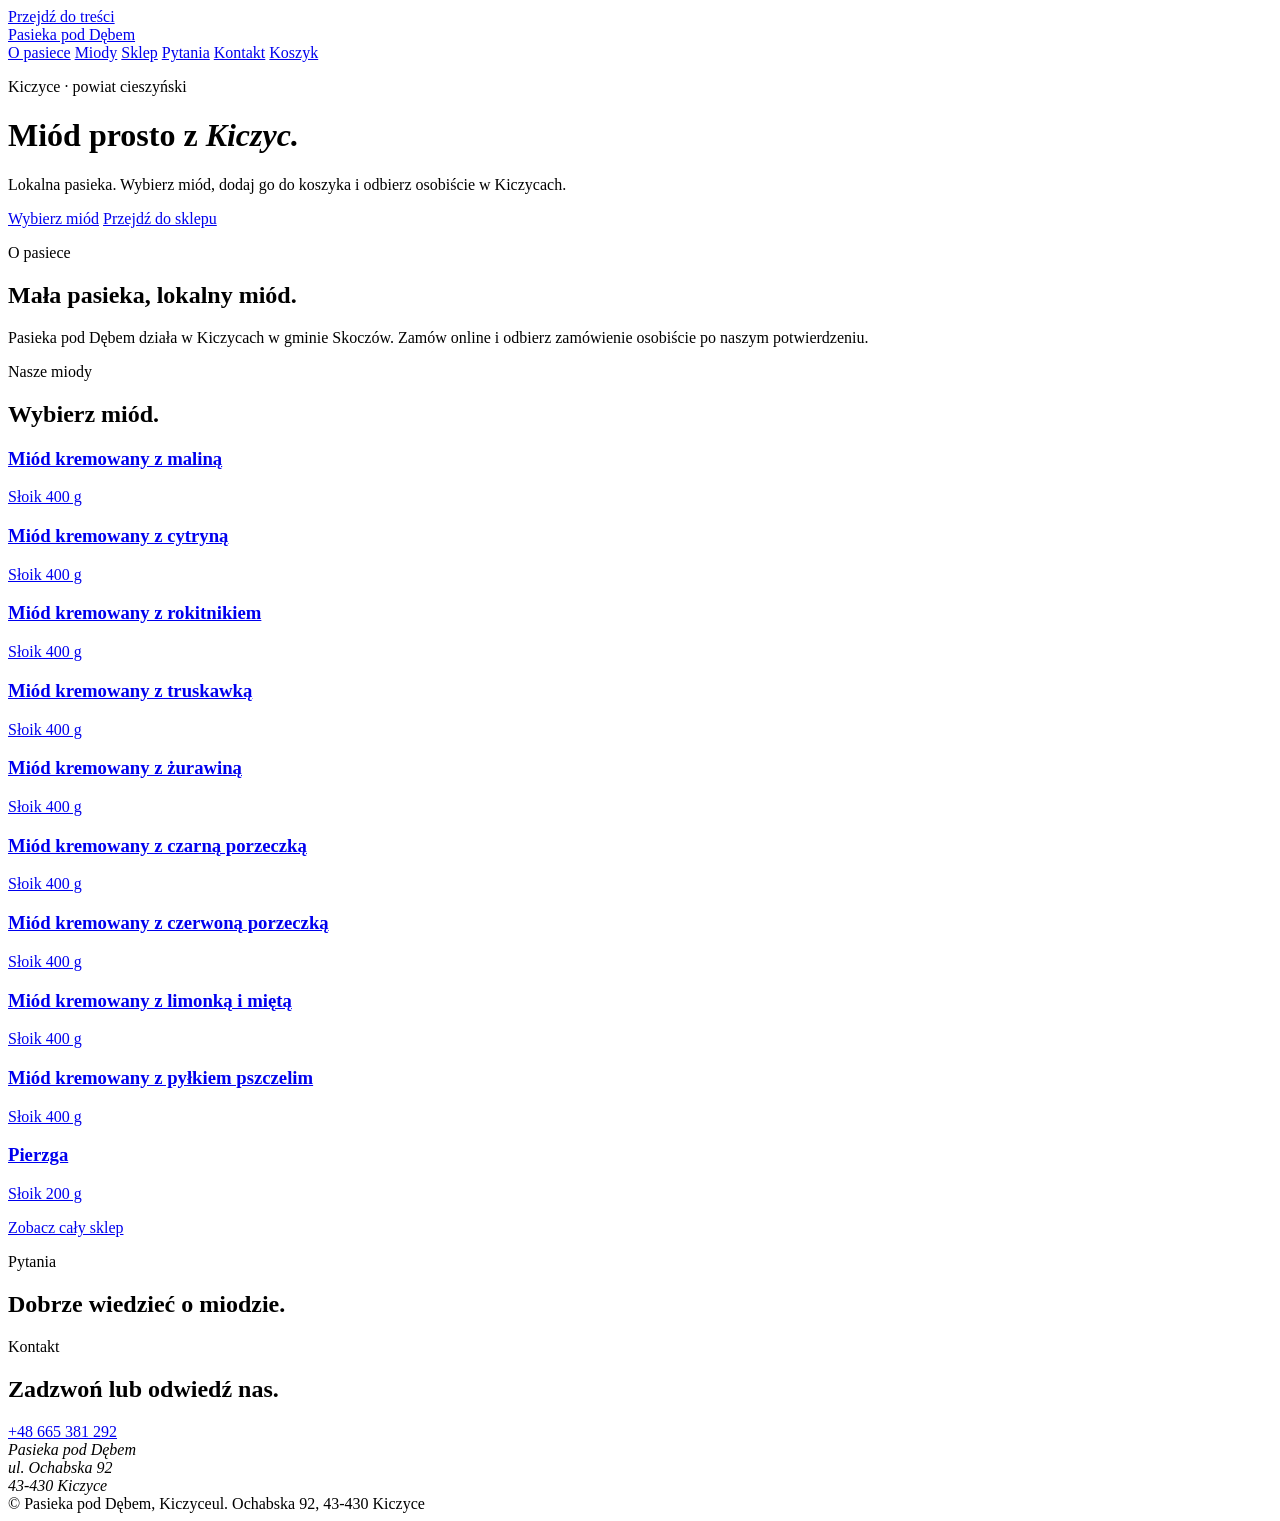
<file: index.html>
<!DOCTYPE html>
<html lang="pl">
<head>
<meta charset="utf-8">
<meta name="viewport" content="width=device-width, initial-scale=1">
<title>Pasieka pod Dębem — miód z Kiczyc | Sklep online</title>
<meta name="description" content="Pasieka pod Dębem z Kiczyc koło Skoczowa. Miody kremowane, pyłek pszczeli i pierzga. Zamów online, odbierz osobiście.">
<link rel="canonical" href="https://pasiekakiczyce.pl/">
<meta property="og:title" content="Pasieka pod Dębem — miód z Kiczyc">
<meta property="og:description" content="Miód z lokalnej pasieki. Zamów online, odbierz osobiście w Kiczycach.">
<meta property="og:type" content="website">
<meta property="og:url" content="https://pasiekakiczyce.pl/">
<meta property="og:locale" content="pl_PL">
<meta name="twitter:card" content="summary">
<meta name="theme-color" content="#f6f5f1">
<link rel="icon" href="favicon.svg" type="image/svg+xml">
<link rel="preconnect" href="https://api.fontshare.com">
<link href="https://api.fontshare.com/v2/css?f[]=satoshi@400,500,700&f[]=boska@400,500&display=swap" rel="stylesheet">
</head>
<body>
<a class="skip" href="#main">Przejdź do treści</a>
<header class="top" id="site-top">
 <div class="wrap bar">
  <a class="brand" href="/" aria-label="Pasieka pod Dębem — strona główna">Pasieka pod Dębem</a>
  <nav aria-label="Główna nawigacja">
   <a class="l" href="#o-nas">O pasiece</a>
   <a class="l" href="#miody">Miody</a>
   <a class="l" href="/shop/">Sklep</a>
   <a class="l" href="#faq">Pytania</a>
   <a class="l" href="#kontakt">Kontakt</a>
   <a class="btn" href="/shop/">Koszyk</a>
  </nav>
 </div>
</header>
<main id="main">
 <div class="wrap hero" id="top">
  <div>
   <p class="eyebrow">Kiczyce · powiat cieszyński</p>
   <h1>Miód prosto z&nbsp;<em>Kiczyc.</em></h1>
   <p class="lead">Lokalna pasieka. Wybierz miód, dodaj go do koszyka i odbierz osobiście w Kiczycach.</p>
   <div class="cta">
    <a class="btn" href="#miody">Wybierz miód</a>
    <a class="btn ghost" href="/shop/">Przejdź do sklepu</a>
   </div>
  </div>
 </div>
 <section id="o-nas">
  <div class="wrap split">
   <div><p class="eyebrow">O pasiece</p></div>
   <div>
    <h2>Mała pasieka, lokalny miód.</h2>
    <p class="lead">Pasieka pod Dębem działa w Kiczycach w gminie Skoczów. Zamów online i odbierz zamówienie osobiście po naszym potwierdzeniu.</p>
   </div>
  </div>
 </section>
 <section id="miody" class="alt">
  <div class="wrap">
   <p class="eyebrow">Nasze miody</p>
   <h2>Wybierz miód.</h2>
   <div class="grid">
    <a class="card" href="/product/miod-kremowany-z-malina/"><h3>Miód kremowany z maliną</h3><p>Słoik 400 g</p></a>
    <a class="card" href="/product/miod-kremowany-z-cytryna/"><h3>Miód kremowany z cytryną</h3><p>Słoik 400 g</p></a>
    <a class="card" href="/product/miod-kremowany-z-rokitnikiem/"><h3>Miód kremowany z rokitnikiem</h3><p>Słoik 400 g</p></a>
    <a class="card" href="/product/miod-kremowany-z-truskawka/"><h3>Miód kremowany z truskawką</h3><p>Słoik 400 g</p></a>
    <a class="card" href="/product/miod-kremowany-z-zurawina/"><h3>Miód kremowany z żurawiną</h3><p>Słoik 400 g</p></a>
    <a class="card" href="/product/miod-kremowany-z-czarna-porzeczka/"><h3>Miód kremowany z czarną porzeczką</h3><p>Słoik 400 g</p></a>
    <a class="card" href="/product/miod-kremowany-z-czerwona-porzeczka/"><h3>Miód kremowany z czerwoną porzeczką</h3><p>Słoik 400 g</p></a>
    <a class="card" href="/product/miod-kremowany-z-limonka-i-mieta/"><h3>Miód kremowany z limonką i miętą</h3><p>Słoik 400 g</p></a>
    <a class="card" href="/product/miod-kremowany-z-pylkiem-pszczelim/"><h3>Miód kremowany z pyłkiem pszczelim</h3><p>Słoik 400 g</p></a>
    <a class="card" href="/product/pierzga/"><h3>Pierzga</h3><p>Słoik 200 g</p></a>
   </div>
   <p class="note"><a class="btn" href="/shop/">Zobacz cały sklep</a></p>
  </div>
 </section>
 <section id="faq">
  <div class="wrap split">
   <div><p class="eyebrow">Pytania</p></div>
   <div>
    <h2>Dobrze wiedzieć o miodzie.</h2>
   </div>
  </div>
 </section>
 <section id="kontakt" class="alt">
  <div class="wrap split">
   <div><p class="eyebrow">Kontakt</p></div>
   <div class="contact-card">
    <h2>Zadzwoń lub odwiedź nas.</h2>
    <a class="tel" href="tel:+48665381292">+48 665 381 292</a>
    <address>Pasieka pod Dębem<br>ul. Ochabska 92<br>43-430 Kiczyce</address>
   </div>
  </div>
 </section>
</main>
<footer class="site" id="site-foot"><div class="wrap"><span>© Pasieka pod Dębem, Kiczyce</span><span>ul. Ochabska 92, 43-430 Kiczyce</span></div></footer>
</body>
</html>
</file>
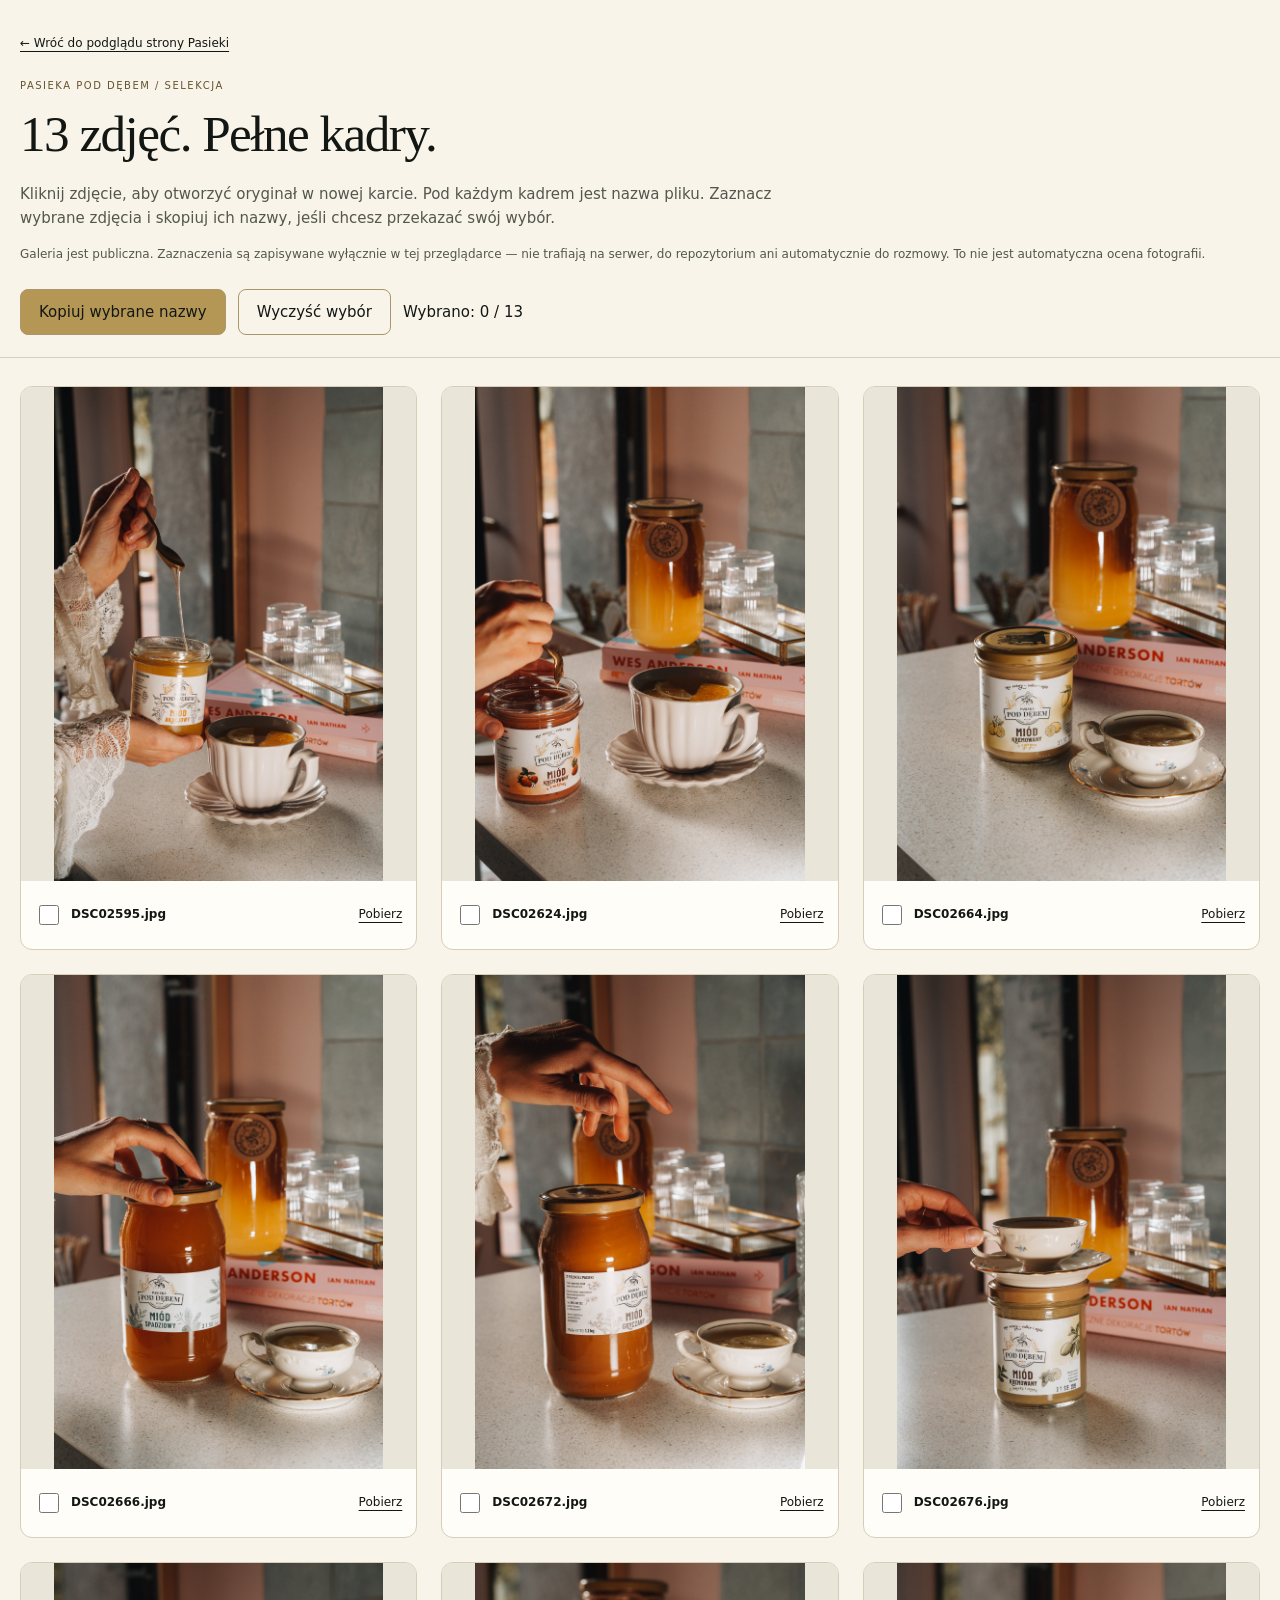
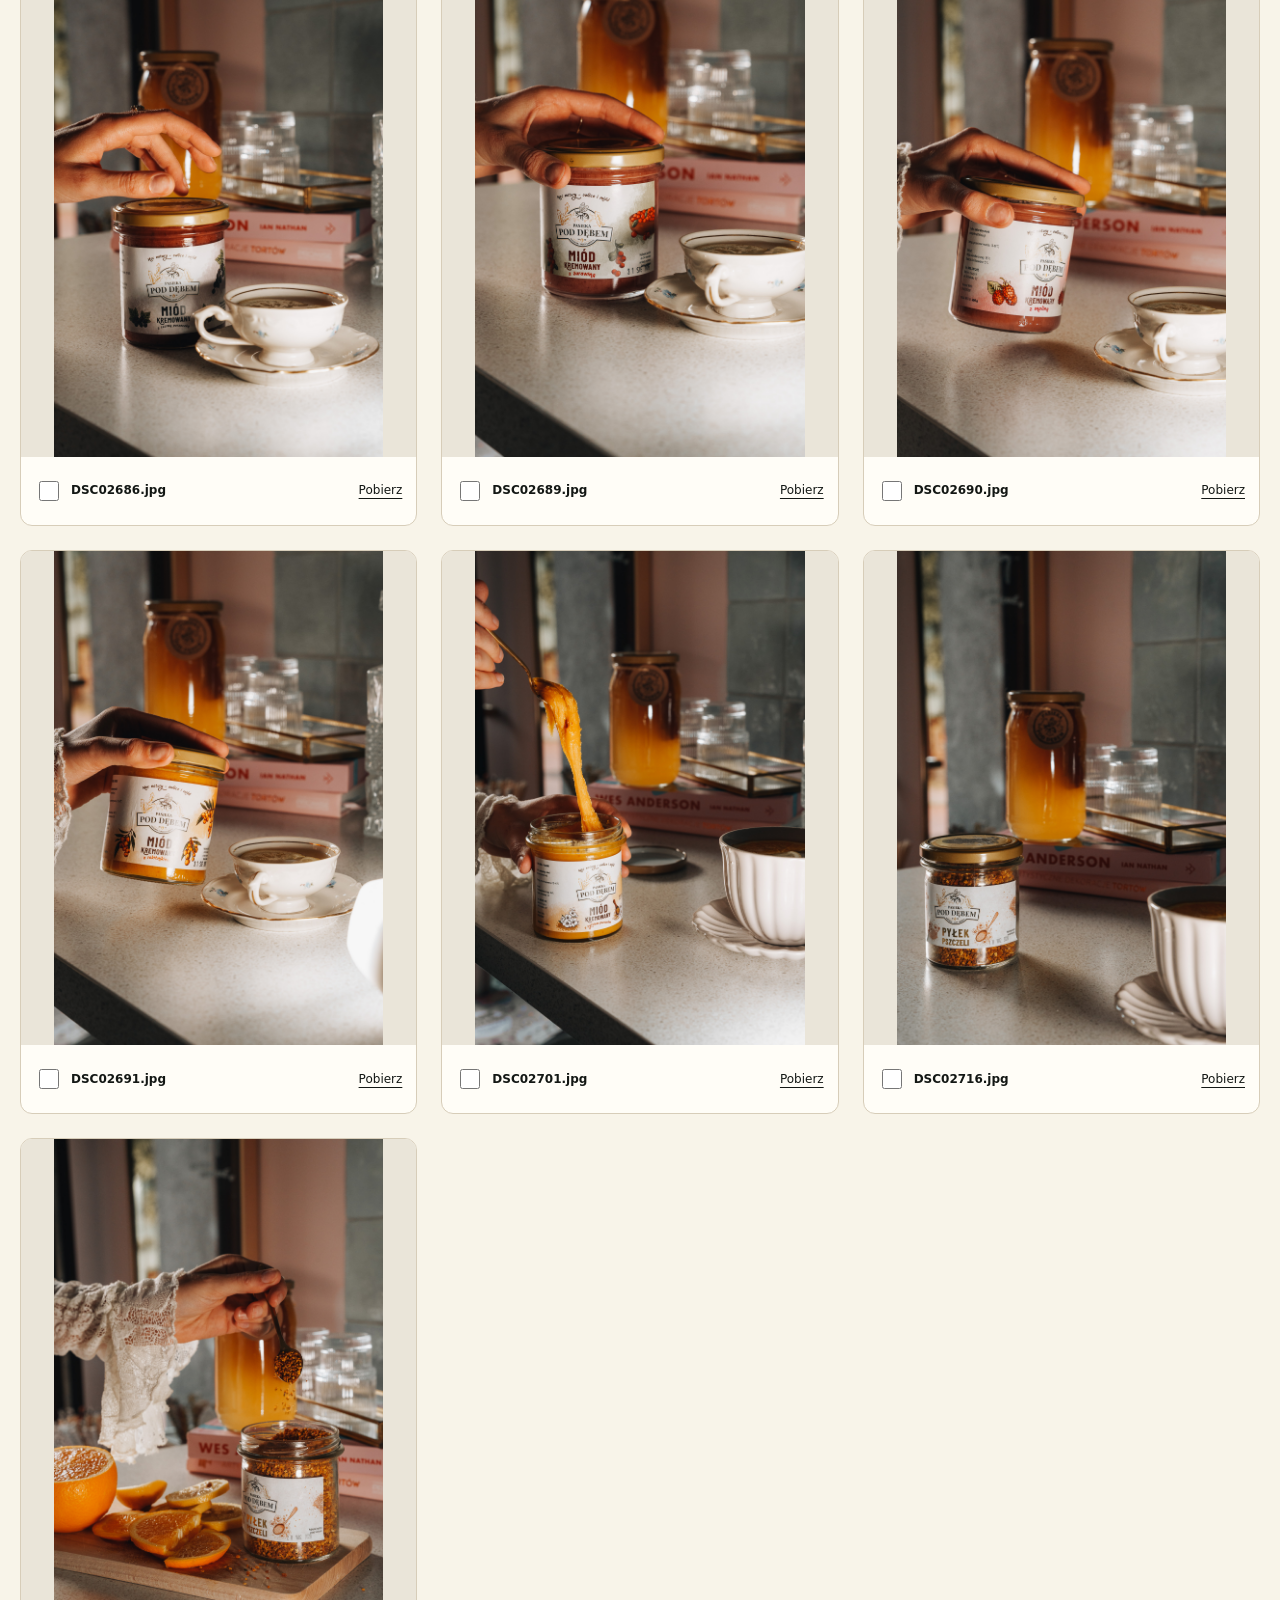
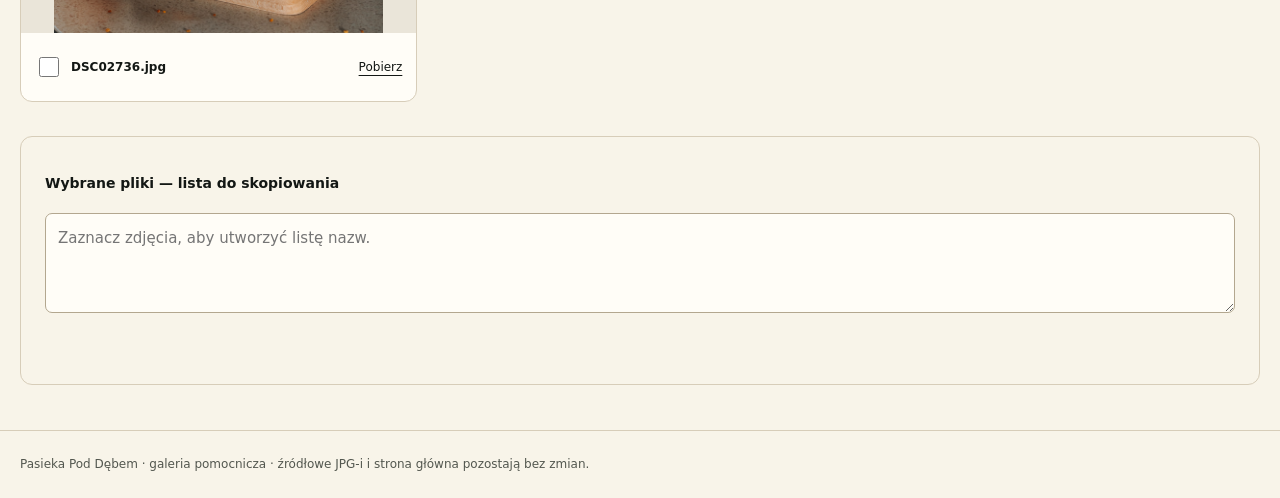
<file: www/index.html>
<!doctype html>
<html lang="pl">
<head>
<meta charset="utf-8"><meta name="viewport" content="width=device-width,initial-scale=1"><meta name="robots" content="noindex,nofollow">
<title>Pasieka Pod Dębem — galeria 13 zdjęć</title>
<meta name="description" content="Galeria selekcyjna 13 zdjęć Pasieki Pod Dębem, z nazwami plików i odnośnikami do oryginałów.">
<style>
:root{color-scheme:light;--paper:#f8f4e9;--ink:#131714;--gold:#b59755;--line:#d7cdb9}*{box-sizing:border-box}body{margin:0;background:var(--paper);color:var(--ink);font:15px/1.6 system-ui,-apple-system,sans-serif}a{color:inherit;text-underline-offset:4px}button,input,textarea{font:inherit}a:focus-visible,button:focus-visible,input:focus-visible,textarea:focus-visible{outline:3px solid #805c20;outline-offset:4px}.wrap{width:min(1320px,calc(100% - 40px));margin:auto}.skip{position:absolute;top:-100px;left:20px;background:white;padding:12px;z-index:10}.skip:focus{top:10px}header{padding:30px 0 22px;border-bottom:1px solid var(--line)}.back{font-size:12px}.eyebrow{text-transform:uppercase;letter-spacing:.15em;font-size:10px;color:#66532e;margin:24px 0 12px}h1{font:400 clamp(30px,4vw,52px)/1.1 Georgia,serif;letter-spacing:-.03em;margin:0 0 20px}.intro{max-width:80ch;color:#53574f}.tools{display:flex;align-items:center;gap:12px;flex-wrap:wrap;margin-top:24px}button{min-height:44px;border:1px solid #ab966c;border-radius:8px;background:var(--gold);color:var(--ink);padding:10px 18px;cursor:pointer}button.secondary{background:transparent}.tools p{margin:0}main{padding:28px 0 45px}.grid{display:grid;grid-template-columns:repeat(3,minmax(0,1fr));gap:24px}figure{margin:0;border:1px solid var(--line);border-radius:12px;overflow:hidden;background:#fffdf7}.photo{display:block;aspect-ratio:4/5;background:#eae5d9}.photo img{width:100%;height:100%;display:block;object-fit:contain}figcaption{padding:12px 14px;display:flex;align-items:center;justify-content:space-between;gap:12px;flex-wrap:wrap;font-size:12px}label{display:flex;align-items:center;gap:9px;min-height:44px;cursor:pointer;font-weight:600}input[type=checkbox]{width:20px;height:20px;accent-color:#6f5525}figure.chosen{border-color:#73551f;box-shadow:0 0 0 2px #b59755}.selection-panel{margin-top:34px;padding:24px;border:1px solid var(--line);border-radius:12px}.selection-panel label{font-size:14px}textarea{display:block;width:100%;min-height:100px;padding:12px;margin-top:8px;border:1px solid #b3a78f;border-radius:7px;background:#fffdf7;color:var(--ink);resize:vertical}#message{min-height:1.6em;font-size:13px}footer{padding:24px 0;border-top:1px solid var(--line);color:#53574f;font-size:12px}.note{font-size:12px;color:#53574f}.nojs{padding:14px;border:1px solid var(--line)}
@media(max-width:900px){.grid{grid-template-columns:repeat(2,minmax(0,1fr));gap:16px}}
@media(max-width:480px){.wrap{width:calc(100% - 28px)}header{padding-top:22px}.grid{grid-template-columns:1fr;gap:20px}.photo{aspect-ratio:4/5}.selection-panel{padding:18px}.tools{gap:10px}figcaption{font-size:13px}}
</style>
</head>
<body>
<a class="skip" href="#gallery">Przejdź do zdjęć</a>
<header><div class="wrap"><a class="back" href="../woocommerce/preview/">← Wróć do podglądu strony Pasieki</a><p class="eyebrow">Pasieka Pod Dębem / selekcja</p><h1>13 zdjęć. Pełne kadry.</h1><p class="intro">Kliknij zdjęcie, aby otworzyć oryginał w nowej karcie. Pod każdym kadrem jest nazwa pliku. Zaznacz wybrane zdjęcia i skopiuj ich nazwy, jeśli chcesz przekazać swój wybór.</p><p class="note">Galeria jest publiczna. Zaznaczenia są zapisywane wyłącznie w tej przeglądarce — nie trafiają na serwer, do repozytorium ani automatycznie do rozmowy. To nie jest automatyczna ocena fotografii.</p><div class="tools"><button id="copy" type="button">Kopiuj wybrane nazwy</button><button id="clear" class="secondary" type="button">Wyczyść wybór</button><p>Wybrano: <span id="count" role="status">0</span> / 13</p></div></div></header>
<main class="wrap" id="gallery" aria-label="Galeria zdjęć"><noscript><p class="nojs">Zdjęcia i linki działają bez JavaScriptu. Zapisywanie wyboru i kopiowanie listy wymagają JavaScriptu.</p></noscript><div class="grid">
<figure data-file="DSC02595.jpg"><a class="photo" href="DSC02595.jpg" target="_blank" rel="noopener noreferrer"><img src="DSC02595.jpg" alt="Fotografia DSC02595.jpg" loading="lazy" decoding="async"></a><figcaption><label><input type="checkbox" value="DSC02595.jpg"> DSC02595.jpg</label><a href="DSC02595.jpg" download>Pobierz</a></figcaption></figure>
<figure data-file="DSC02624.jpg"><a class="photo" href="DSC02624.jpg" target="_blank" rel="noopener noreferrer"><img src="DSC02624.jpg" alt="Fotografia DSC02624.jpg" loading="lazy" decoding="async"></a><figcaption><label><input type="checkbox" value="DSC02624.jpg"> DSC02624.jpg</label><a href="DSC02624.jpg" download>Pobierz</a></figcaption></figure>
<figure data-file="DSC02664.jpg"><a class="photo" href="DSC02664.jpg" target="_blank" rel="noopener noreferrer"><img src="DSC02664.jpg" alt="Fotografia DSC02664.jpg" loading="lazy" decoding="async"></a><figcaption><label><input type="checkbox" value="DSC02664.jpg"> DSC02664.jpg</label><a href="DSC02664.jpg" download>Pobierz</a></figcaption></figure>
<figure data-file="DSC02666.jpg"><a class="photo" href="DSC02666.jpg" target="_blank" rel="noopener noreferrer"><img src="DSC02666.jpg" alt="Fotografia DSC02666.jpg" loading="lazy" decoding="async"></a><figcaption><label><input type="checkbox" value="DSC02666.jpg"> DSC02666.jpg</label><a href="DSC02666.jpg" download>Pobierz</a></figcaption></figure>
<figure data-file="DSC02672.jpg"><a class="photo" href="DSC02672.jpg" target="_blank" rel="noopener noreferrer"><img src="DSC02672.jpg" alt="Fotografia DSC02672.jpg" loading="lazy" decoding="async"></a><figcaption><label><input type="checkbox" value="DSC02672.jpg"> DSC02672.jpg</label><a href="DSC02672.jpg" download>Pobierz</a></figcaption></figure>
<figure data-file="DSC02676.jpg"><a class="photo" href="DSC02676.jpg" target="_blank" rel="noopener noreferrer"><img src="DSC02676.jpg" alt="Fotografia DSC02676.jpg" loading="lazy" decoding="async"></a><figcaption><label><input type="checkbox" value="DSC02676.jpg"> DSC02676.jpg</label><a href="DSC02676.jpg" download>Pobierz</a></figcaption></figure>
<figure data-file="DSC02686.jpg"><a class="photo" href="DSC02686.jpg" target="_blank" rel="noopener noreferrer"><img src="DSC02686.jpg" alt="Fotografia DSC02686.jpg" loading="lazy" decoding="async"></a><figcaption><label><input type="checkbox" value="DSC02686.jpg"> DSC02686.jpg</label><a href="DSC02686.jpg" download>Pobierz</a></figcaption></figure>
<figure data-file="DSC02689.jpg"><a class="photo" href="DSC02689.jpg" target="_blank" rel="noopener noreferrer"><img src="DSC02689.jpg" alt="Fotografia DSC02689.jpg" loading="lazy" decoding="async"></a><figcaption><label><input type="checkbox" value="DSC02689.jpg"> DSC02689.jpg</label><a href="DSC02689.jpg" download>Pobierz</a></figcaption></figure>
<figure data-file="DSC02690.jpg"><a class="photo" href="DSC02690.jpg" target="_blank" rel="noopener noreferrer"><img src="DSC02690.jpg" alt="Fotografia DSC02690.jpg" loading="lazy" decoding="async"></a><figcaption><label><input type="checkbox" value="DSC02690.jpg"> DSC02690.jpg</label><a href="DSC02690.jpg" download>Pobierz</a></figcaption></figure>
<figure data-file="DSC02691.jpg"><a class="photo" href="DSC02691.jpg" target="_blank" rel="noopener noreferrer"><img src="DSC02691.jpg" alt="Fotografia DSC02691.jpg" loading="lazy" decoding="async"></a><figcaption><label><input type="checkbox" value="DSC02691.jpg"> DSC02691.jpg</label><a href="DSC02691.jpg" download>Pobierz</a></figcaption></figure>
<figure data-file="DSC02701.jpg"><a class="photo" href="DSC02701.jpg" target="_blank" rel="noopener noreferrer"><img src="DSC02701.jpg" alt="Fotografia DSC02701.jpg" loading="lazy" decoding="async"></a><figcaption><label><input type="checkbox" value="DSC02701.jpg"> DSC02701.jpg</label><a href="DSC02701.jpg" download>Pobierz</a></figcaption></figure>
<figure data-file="DSC02716.jpg"><a class="photo" href="DSC02716.jpg" target="_blank" rel="noopener noreferrer"><img src="DSC02716.jpg" alt="Fotografia DSC02716.jpg" loading="lazy" decoding="async"></a><figcaption><label><input type="checkbox" value="DSC02716.jpg"> DSC02716.jpg</label><a href="DSC02716.jpg" download>Pobierz</a></figcaption></figure>
<figure data-file="DSC02736.jpg"><a class="photo" href="DSC02736.jpg" target="_blank" rel="noopener noreferrer"><img src="DSC02736.jpg" alt="Fotografia DSC02736.jpg" loading="lazy" decoding="async"></a><figcaption><label><input type="checkbox" value="DSC02736.jpg"> DSC02736.jpg</label><a href="DSC02736.jpg" download>Pobierz</a></figcaption></figure>
</div><section class="selection-panel" aria-labelledby="selection-label"><label id="selection-label" for="selection">Wybrane pliki — lista do skopiowania</label><textarea id="selection" readonly spellcheck="false" placeholder="Zaznacz zdjęcia, aby utworzyć listę nazw."></textarea><p id="message" role="status"></p></section></main>
<footer><div class="wrap">Pasieka Pod Dębem · galeria pomocnicza · źródłowe JPG-i i strona główna pozostają bez zmian.</div></footer>
<script>
(function(){
'use strict';
const key='pasieka-gallery-www-v1';
const boxes=Array.from(document.querySelectorAll('input[type=checkbox]'));
const count=document.getElementById('count');
const selection=document.getElementById('selection');
const message=document.getElementById('message');
let saved=[];try{const value=JSON.parse(localStorage.getItem(key)||'[]');if(Array.isArray(value))saved=value}catch(e){}
boxes.forEach(box=>{box.checked=saved.includes(box.value)});
function update(){const chosen=boxes.filter(box=>box.checked).map(box=>box.value);count.textContent=String(chosen.length);selection.value=chosen.join(', ');boxes.forEach(box=>box.closest('figure').classList.toggle('chosen',box.checked));try{localStorage.setItem(key,JSON.stringify(chosen))}catch(e){}return chosen}
boxes.forEach(box=>box.addEventListener('change',()=>{update();message.textContent=''}));
document.getElementById('clear').addEventListener('click',()=>{boxes.forEach(box=>box.checked=false);update();message.textContent='Wyczyszczono wybór w tej przeglądarce.'});
document.getElementById('copy').addEventListener('click',async()=>{const chosen=update();if(!chosen.length){message.textContent='Najpierw zaznacz zdjęcia.';return}try{await navigator.clipboard.writeText(selection.value);message.textContent='Skopiowano nazwy. Wklej je do rozmowy.'}catch(e){selection.focus();selection.select();message.textContent='Zaznaczono listę. Skopiuj ją ręcznie.'}});
update();
})();
</script>
</body></html>
</file>
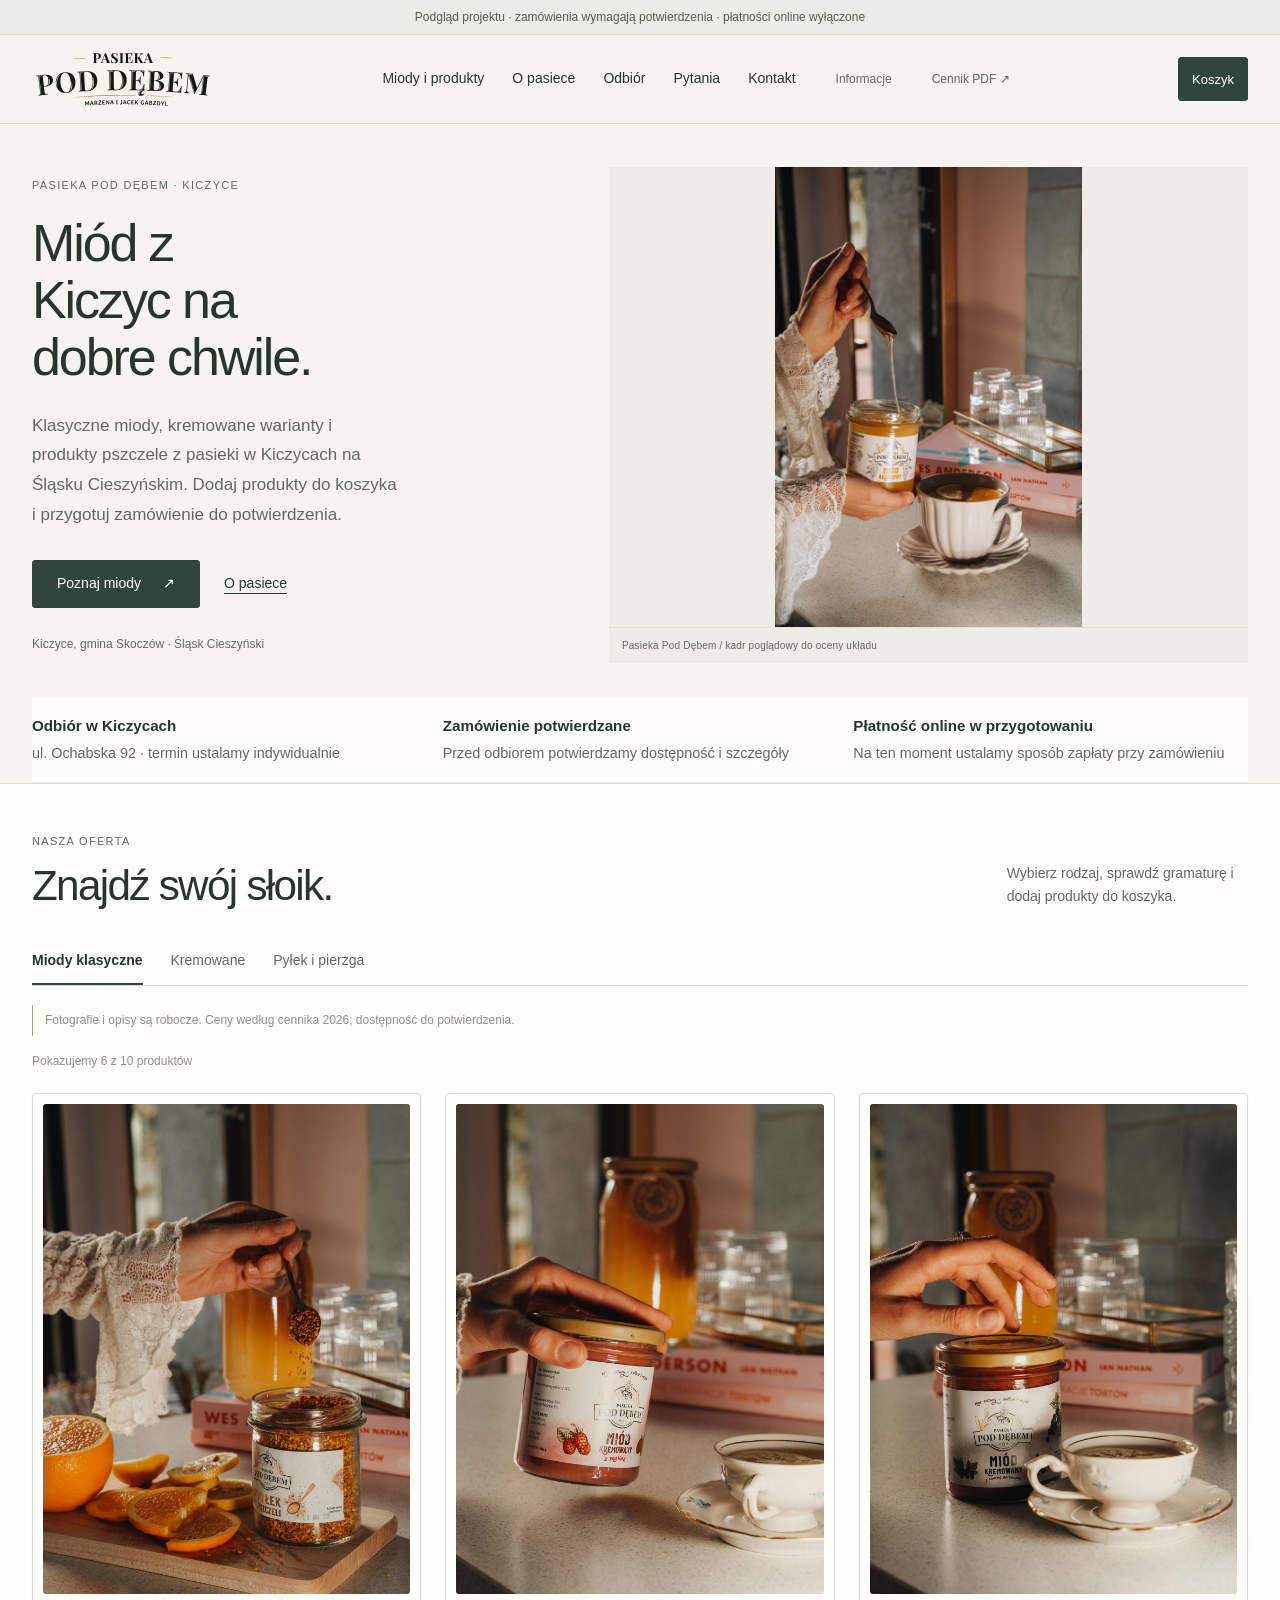
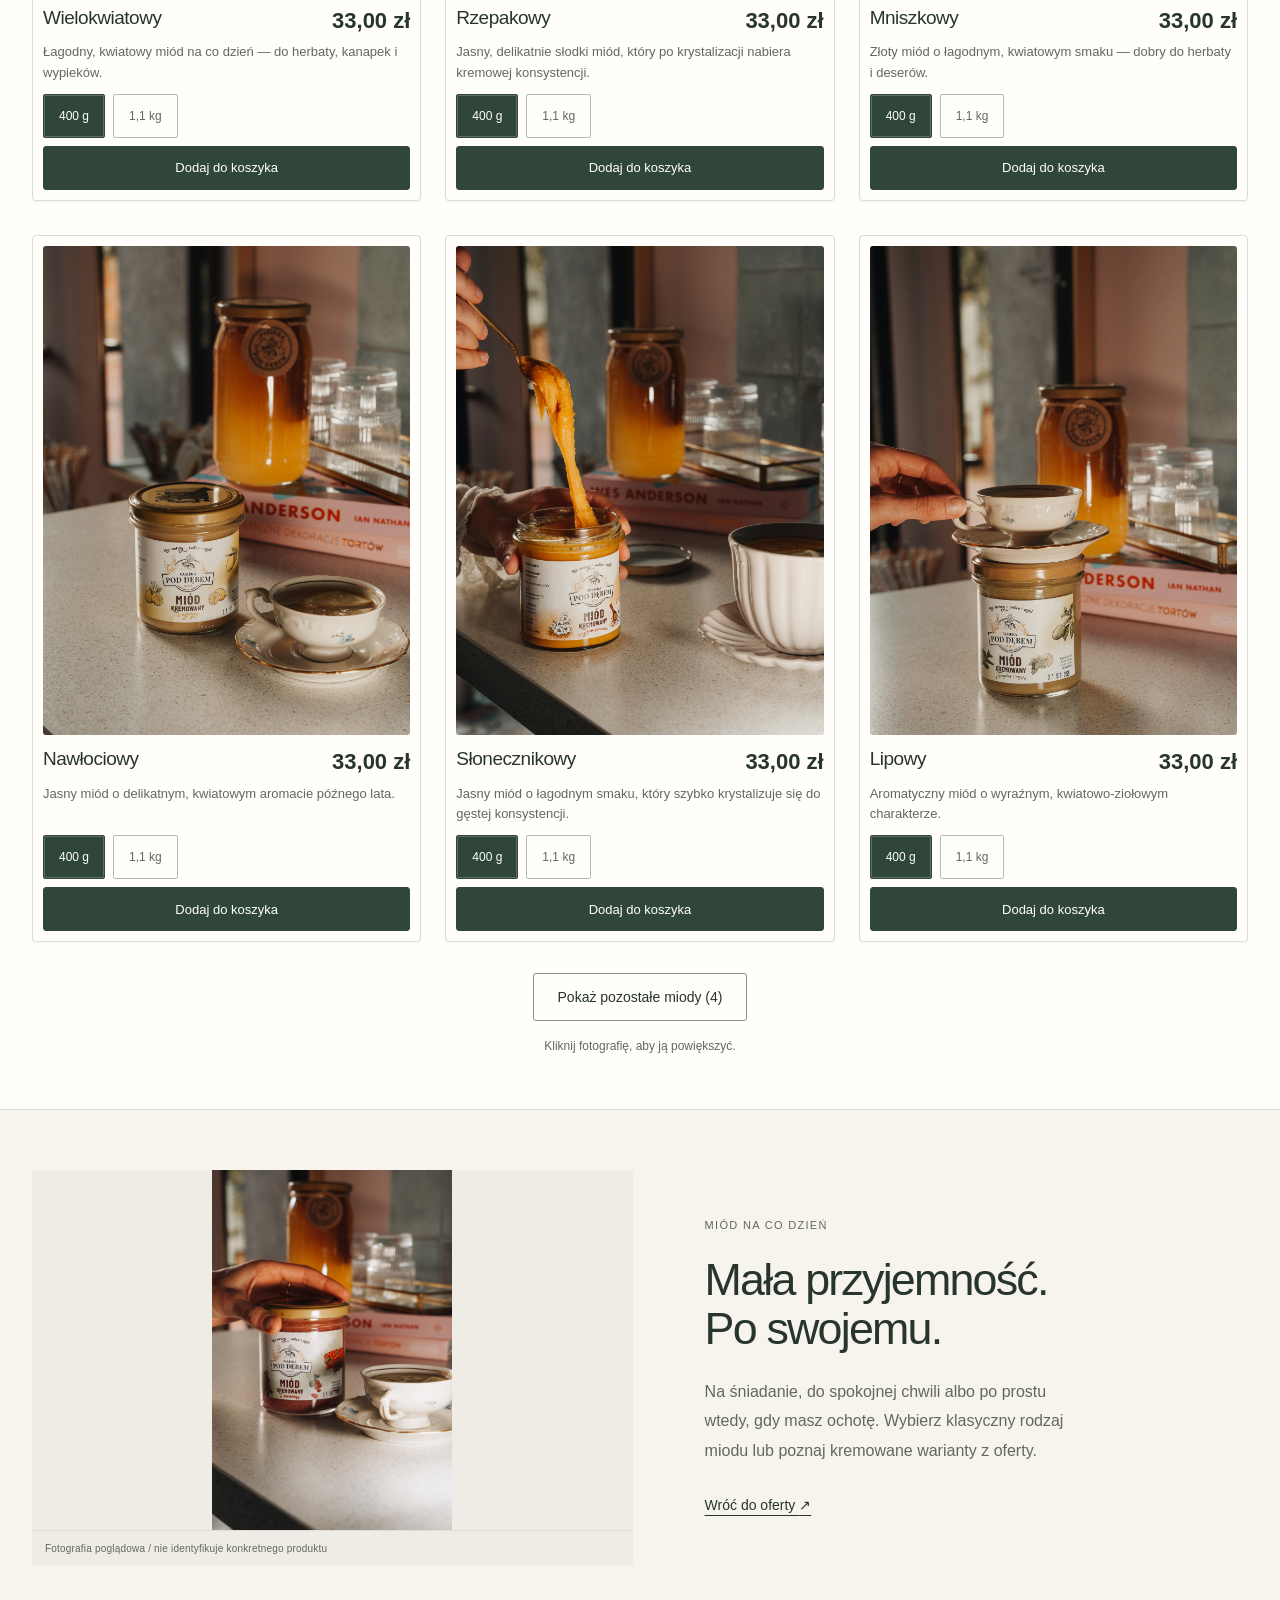
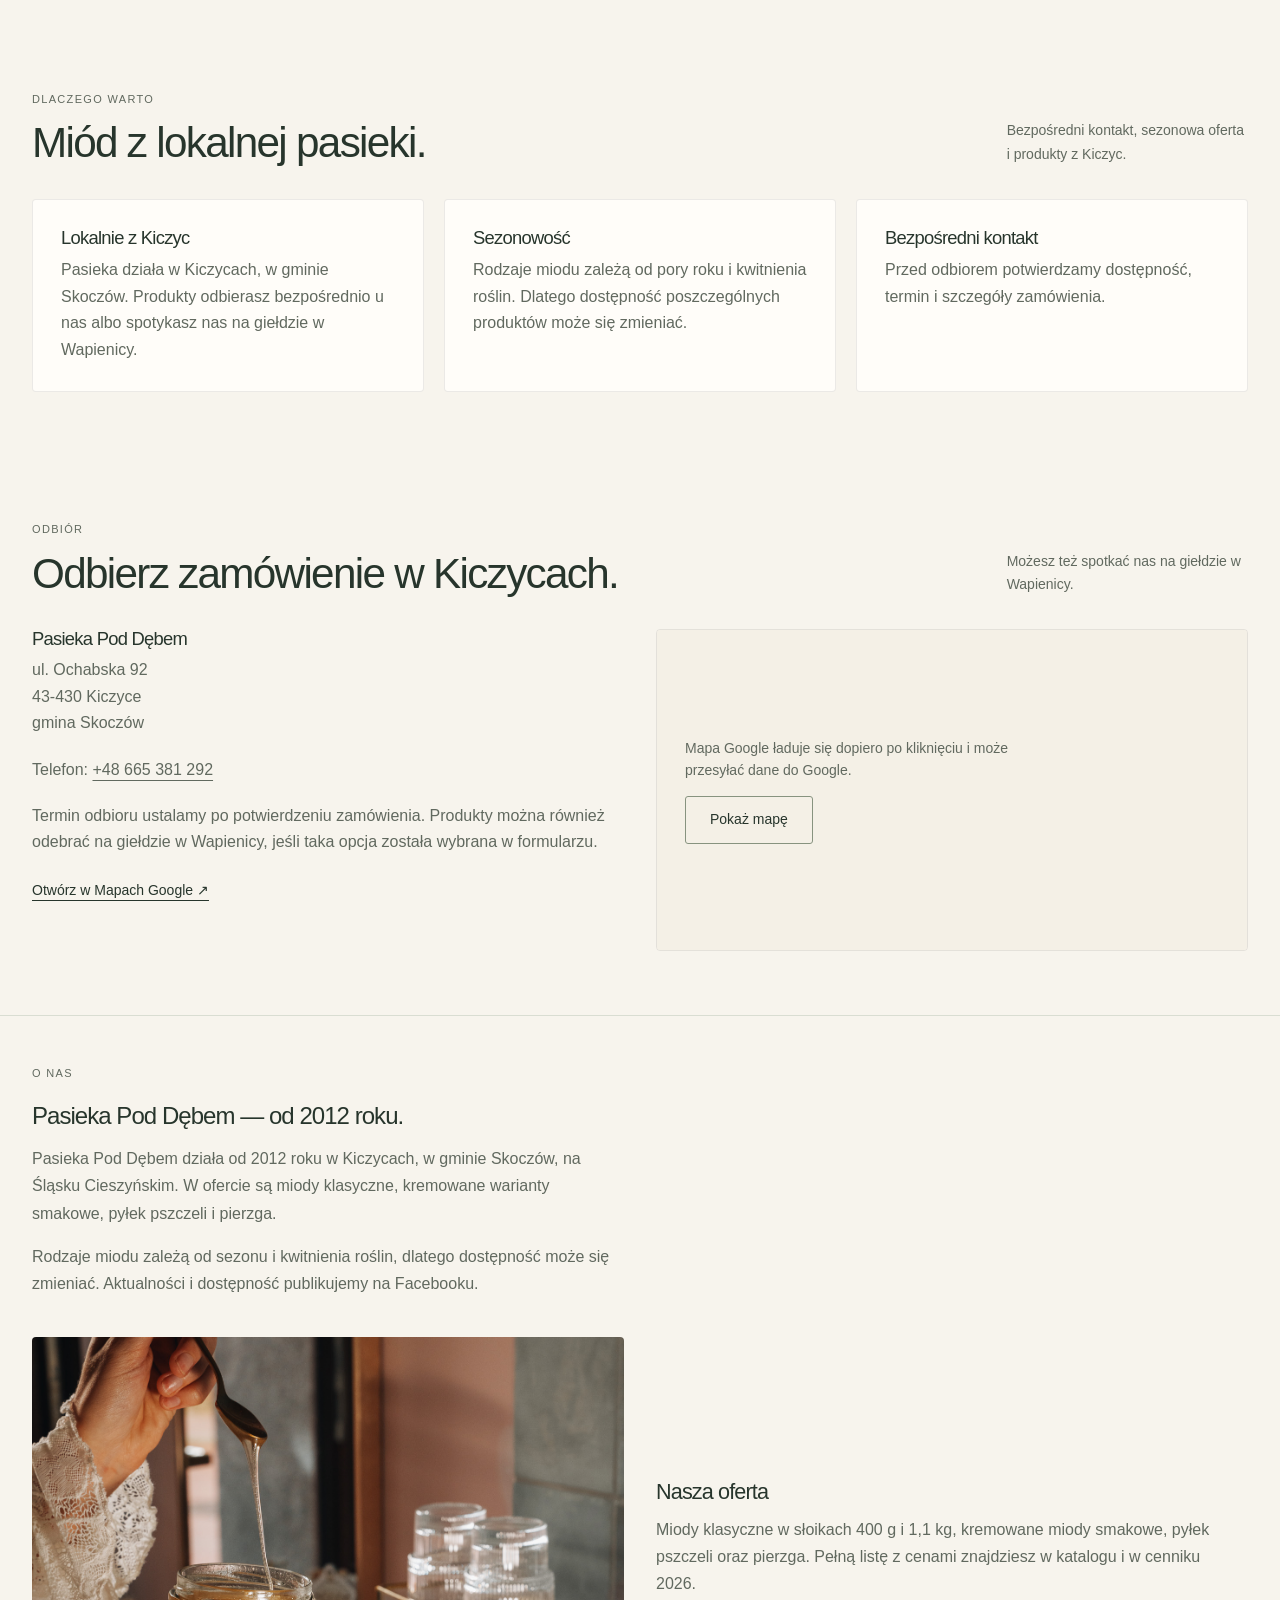
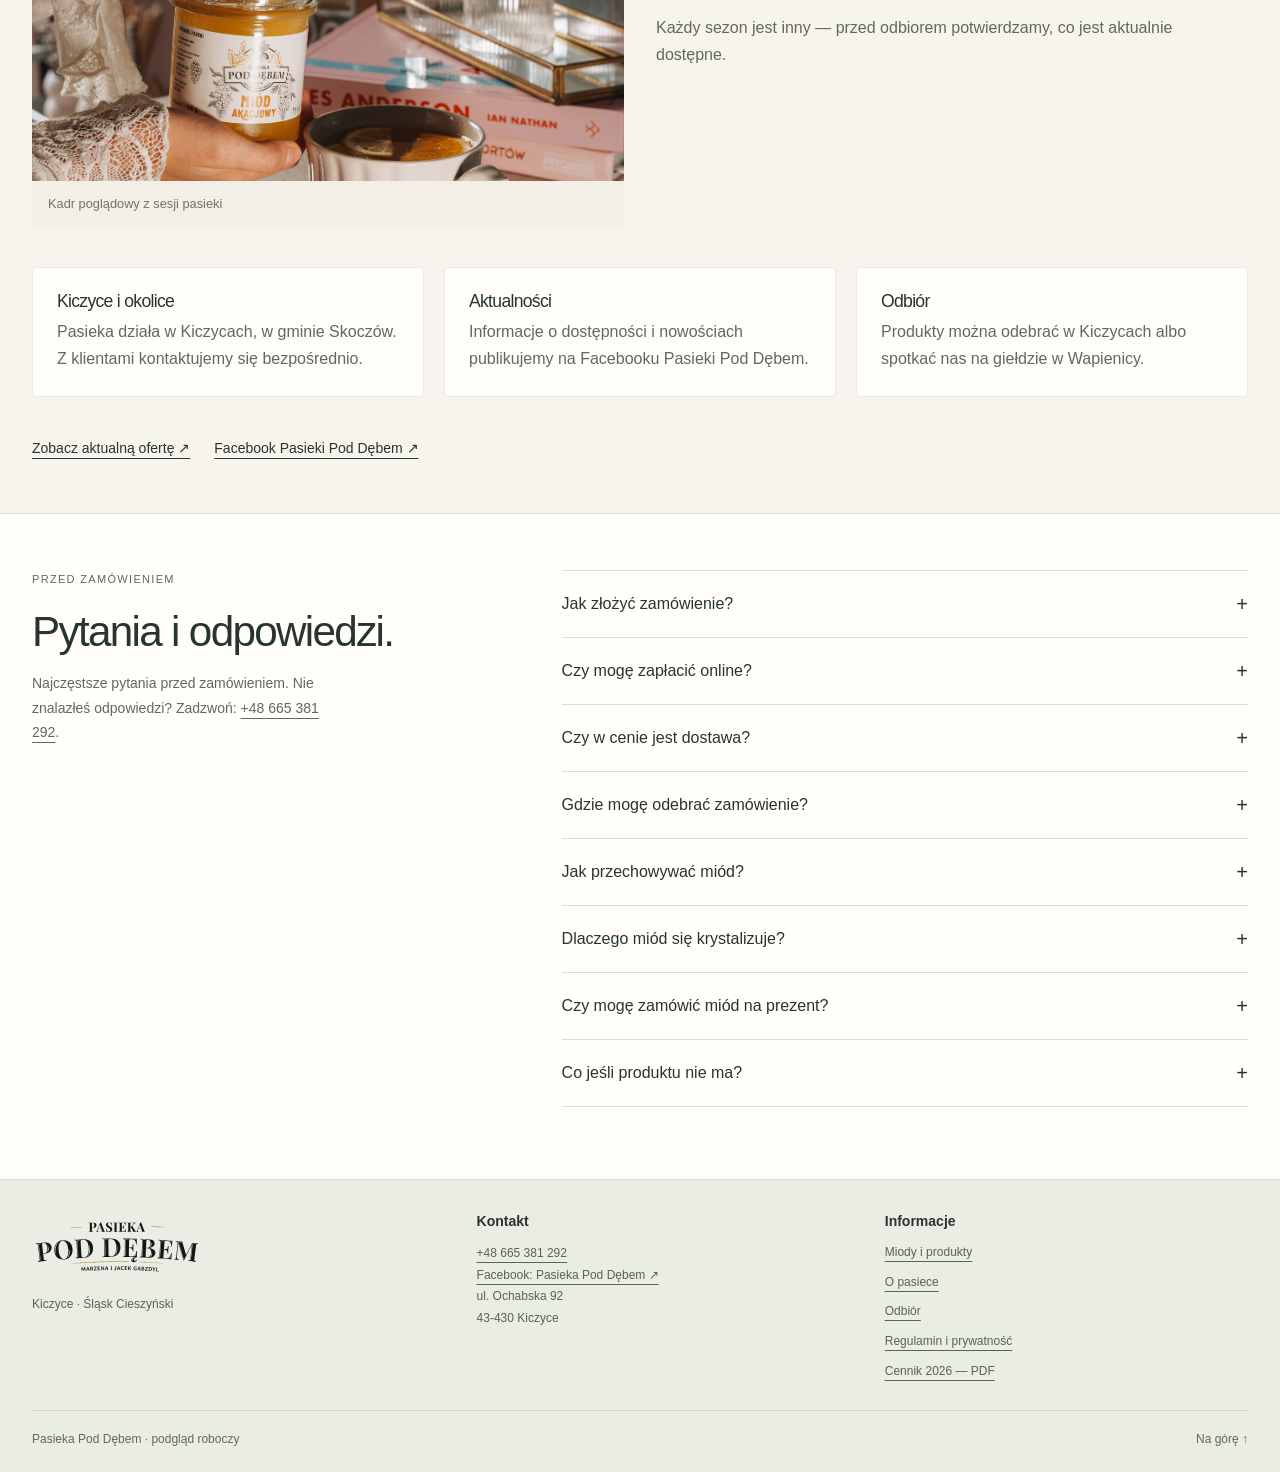
<file: woocommerce/preview/index.html>
<!doctype html>
<html lang="pl"><head>
<meta charset="utf-8"><meta name="viewport" content="width=device-width,initial-scale=1"><meta name="robots" content="noindex,nofollow">
<title>Pasieka Pod Dębem — miód z Kiczyc | Miody, pyłek i pierzga</title>
<meta name="description" content="Pasieka Pod Dębem w Kiczycach oferuje miody klasyczne, kremowane miody smakowe, pyłek pszczeli i pierzgę. Zamów miód ze Śląska Cieszyńskiego i odbierz w Kiczycach.">
<meta property="og:title" content="Pasieka Pod Dębem — miód z Kiczyc | Miody, pyłek i pierzga">
<meta property="og:description" content="Miody klasyczne, kremowane warianty, pyłek pszczeli i pierzga z pasieki w Kiczycach na Śląsku Cieszyńskim.">
<meta property="og:type" content="website">
<meta property="og:locale" content="pl_PL">
<meta property="og:url" content="https://pasiekakiczyce.pl/woocommerce/preview/">
<link rel="canonical" href="https://pasiekakiczyce.pl/woocommerce/preview/">
<link rel="preconnect" href="https://api.fontshare.com"><link rel="preconnect" href="https://cdn.fontshare.com" crossorigin>
<link href="https://api.fontshare.com/v2/css?f[]=satoshi@400,500,700&display=swap" rel="stylesheet">
<link rel="stylesheet" href="brand.css?v=brand-story-4">
<link rel="stylesheet" href="refinements.css?v=fix3">
<link rel="stylesheet" href="about.css?v=story-1">
<link rel="stylesheet" href="trust.css?v=trust-2">
<link rel="stylesheet" href="faq.css?v=faq-1">
<link rel="icon" type="image/svg+xml" href="../../favicon.svg">
<script type="application/ld+json">
{
  "@context": "https://schema.org",
  "@type": "LocalBusiness",
  "@id": "https://pasiekakiczyce.pl/#pasieka",
  "name": "Pasieka Pod Dębem",
  "description": "Pasieka w Kiczycach oferująca miody klasyczne, kremowane miody smakowe, pyłek pszczeli i pierzgę.",
  "url": "https://pasiekakiczyce.pl/woocommerce/preview/",
  "telephone": "+48665381292",
  "address": {
    "@type": "PostalAddress",
    "streetAddress": "ul. Ochabska 92",
    "addressLocality": "Kiczyce",
    "postalCode": "43-430",
    "addressRegion": "Śląskie",
    "addressCountry": "PL"
  },
  "sameAs": ["https://www.facebook.com/miody.pod.debem/"]
}
</script>
<script type="application/ld+json">
{
  "@context": "https://schema.org",
  "@type": "FAQPage",
  "mainEntity": [
    {"@type": "Question", "name": "Jak złożyć zamówienie?", "acceptedAnswer": {"@type": "Answer", "text": "Wybierz produkt i gramaturę, dodaj go do koszyka i wypełnij krótki formularz. Zobaczysz podsumowanie, które możesz wysłać do nas SMS-em lub skopiować. Zamówienie jest wiążące dopiero po naszym potwierdzeniu."}},
    {"@type": "Question", "name": "Czy mogę zapłacić online?", "acceptedAnswer": {"@type": "Answer", "text": "Jeszcze nie. Płatność online jest w przygotowaniu. Sposób i termin zapłaty ustalamy przy potwierdzeniu zamówienia."}},
    {"@type": "Question", "name": "Czy w cenie jest dostawa?", "acceptedAnswer": {"@type": "Answer", "text": "Ceny dotyczą produktów i pochodzą z cennika 2026. Ewentualny koszt dostawy ustalamy przy potwierdzeniu zamówienia."}},
    {"@type": "Question", "name": "Gdzie mogę odebrać zamówienie?", "acceptedAnswer": {"@type": "Answer", "text": "W Kiczycach przy ul. Ochabskiej 92 albo — jeśli wybierzesz tę opcję w formularzu — na giełdzie w Wapienicy. Termin ustalamy po potwierdzeniu zamówienia."}},
    {"@type": "Question", "name": "Jak przechowywać miód?", "acceptedAnswer": {"@type": "Answer", "text": "Przechowuj miód w szczelnie zamkniętym słoiku, w suchym miejscu, z dala od bezpośredniego światła. Nie przechowuj go w lodówce."}},
    {"@type": "Question", "name": "Dlaczego miód się krystalizuje?", "acceptedAnswer": {"@type": "Answer", "text": "Krystalizacja to naturalny proces, który zależy od rodzaju miodu i temperatury przechowywania. Nie oznacza, że produkt jest zepsuty."}},
    {"@type": "Question", "name": "Czy mogę zamówić miód na prezent?", "acceptedAnswer": {"@type": "Answer", "text": "Tak. W uwagach do zamówienia napisz, że produkt ma być prezentem — ustalimy szczegóły przy potwierdzeniu."}},
    {"@type": "Question", "name": "Co jeśli produktu nie ma?", "acceptedAnswer": {"@type": "Answer", "text": "Poinformujemy Cię o dostępności po złożeniu zamówienia. Możesz wybrać inny rodzaj miodu, poczekać na kolejny zbiór albo zrezygnować z zamówienia."}}
  ]
}
</script>
</head><body>
<a class="skip" href="#main">Przejdź do treści</a><div class="demo-banner">Podgląd projektu · zamówienia wymagają potwierdzenia · płatności online wyłączone</div>
<header class="site-header"><div class="wrap header-inner"><a class="brand" href="#start" aria-label="Pasieka Pod Dębem — strona główna"><img class="brand-wordmark" src="../../Pasieka/Sam%20logotyp/Sam%20logotyp.svg" alt="Pasieka Pod Dębem" width="1993" height="780"></a><button class="menu-toggle" type="button" aria-controls="main-nav" aria-expanded="false">Menu</button><nav id="main-nav" class="main-nav" aria-label="Menu główne"><a href="#oferta">Miody i produkty</a><a href="#o-pasiece">O pasiece</a><a href="#odbior">Odbiór</a><a href="#pytania">Pytania</a><a href="#kontakt">Kontakt</a><a class="header-doc" href="informacje.html">Informacje</a><a class="header-doc" href="../../Pasieka/Mi%C3%B3d%20cennik%202026.pdf" target="_blank" rel="noopener noreferrer">Cennik PDF ↗</a></nav><button class="cart-toggle" id="cart-toggle" type="button" aria-controls="cart-drawer" aria-expanded="false">Koszyk <span class="cart-count" id="cart-count" aria-hidden="true">0</span></button></div></header>
<main id="main">
<section class="wrap hero" id="start" aria-labelledby="hero-title"><div class="hero-copy"><span class="eyebrow">Pasieka Pod Dębem · Kiczyce</span><h1 id="hero-title">Miód z Kiczyc na dobre chwile.</h1><p class="hero-lead">Klasyczne miody, kremowane warianty i produkty pszczele z pasieki w Kiczycach na Śląsku Cieszyńskim. Dodaj produkty do koszyka i przygotuj zamówienie do potwierdzenia.</p><div class="hero-actions"><a class="btn" href="#oferta">Poznaj miody <span aria-hidden="true">↗</span></a><a class="text-link" href="#o-pasiece">O pasiece</a></div><p class="hero-footnote">Kiczyce, gmina Skoczów · Śląsk Cieszyński</p></div><figure class="hero-media"><img src="../../www/DSC02595.jpg" alt="Fotografia poglądowa z sesji Pasieki Pod Dębem" fetchpriority="high" loading="eager" decoding="async"><figcaption>Pasieka Pod Dębem / kadr poglądowy do oceny układu</figcaption></figure></section>
<section class="trust-bar wrap" aria-label="Najważniejsze informacje"><div class="trust-item"><div><strong>Odbiór w Kiczycach</strong><span>ul. Ochabska 92 · termin ustalamy indywidualnie</span></div></div><div class="trust-item"><div><strong>Zamówienie potwierdzane</strong><span>Przed odbiorem potwierdzamy dostępność i szczegóły</span></div></div><div class="trust-item"><div><strong>Płatność online w przygotowaniu</strong><span>Na ten moment ustalamy sposób zapłaty przy zamówieniu</span></div></div></section>
<section class="catalog-section" id="oferta" aria-labelledby="offer-title"><div class="wrap"><div class="section-head"><div><span class="eyebrow">Nasza oferta</span><h2 id="offer-title">Znajdź swój słoik.</h2></div><p>Wybierz rodzaj, sprawdź gramaturę i dodaj produkty do koszyka.</p></div><div id="catalog-toolbar" class="catalog-toolbar"><div class="catalog-filters" role="group" aria-label="Kategorie produktów"><button type="button" class="filter" data-filter="miody" aria-pressed="true">Miody klasyczne</button><button type="button" class="filter" data-filter="kremowane" aria-pressed="false">Kremowane</button><button type="button" class="filter" data-filter="inne" aria-pressed="false">Pyłek i pierzga</button></div></div><p class="notice" role="note">Fotografie i opisy są robocze. Ceny według cennika 2026; dostępność do potwierdzenia.</p><p id="catalog-status" class="catalog-status" role="status"></p><div class="product-grid" id="product-grid"></div><noscript><p class="notice">Katalog interaktywny wymaga JavaScriptu. <a href="../../Pasieka/Mi%C3%B3d%20cennik%202026.pdf">Otwórz ofertę w PDF</a>.</p></noscript><div class="catalog-bottom"><button id="catalog-expand" class="btn secondary" type="button" aria-controls="product-grid" aria-expanded="false" hidden>Pokaż pozostałe miody (4)</button><p class="catalog-note">Kliknij fotografię, aby ją powiększyć.</p></div></div></section>
<section class="wrap editorial" aria-labelledby="everyday-title"><figure class="editorial-media"><img src="../../www/DSC02689.jpg" alt="Fotografia poglądowa z sesji Pasieki Pod Dębem" loading="lazy" decoding="async"><figcaption>Fotografia poglądowa / nie identyfikuje konkretnego produktu</figcaption></figure><div class="editorial-copy"><span class="eyebrow">Miód na co dzień</span><h2 id="everyday-title">Mała przyjemność.<br>Po swojemu.</h2><p>Na śniadanie, do spokojnej chwili albo po prostu wtedy, gdy masz ochotę. Wybierz klasyczny rodzaj miodu lub poznaj kremowane warianty z oferty.</p><a class="text-link" href="#oferta">Wróć do oferty <span aria-hidden="true">↗</span></a></div></section>
<section class="why-section" id="dlaczego" aria-labelledby="why-title"><div class="wrap"><div class="section-head"><div><span class="eyebrow">Dlaczego warto</span><h2 id="why-title">Miód z lokalnej pasieki.</h2></div><p>Bezpośredni kontakt, sezonowa oferta i produkty z Kiczyc.</p></div><div class="why-grid"><div class="why-card"><h3>Lokalnie z Kiczyc</h3><p>Pasieka działa w Kiczycach, w gminie Skoczów. Produkty odbierasz bezpośrednio u nas albo spotykasz nas na giełdzie w Wapienicy.</p></div><div class="why-card"><h3>Sezonowość</h3><p>Rodzaje miodu zależą od pory roku i kwitnienia roślin. Dlatego dostępność poszczególnych produktów może się zmieniać.</p></div><div class="why-card"><h3>Bezpośredni kontakt</h3><p>Przed odbiorem potwierdzamy dostępność, termin i szczegóły zamówienia.</p></div></div></div></section>
<section class="pickup-section" id="odbior" aria-labelledby="pickup-title"><div class="wrap"><div class="section-head"><div><span class="eyebrow">Odbiór</span><h2 id="pickup-title">Odbierz zamówienie w Kiczycach.</h2></div><p>Możesz też spotkać nas na giełdzie w Wapienicy.</p></div><div class="pickup-grid"><div class="pickup-info"><h3>Pasieka Pod Dębem</h3><p>ul. Ochabska 92<br>43-430 Kiczyce<br>gmina Skoczów</p><p>Telefon: <a href="tel:+48665381292">+48 665 381 292</a></p><p>Termin odbioru ustalamy po potwierdzeniu zamówienia. Produkty można również odebrać na giełdzie w Wapienicy, jeśli taka opcja została wybrana w formularzu.</p><a class="text-link" href="https://www.google.com/maps/search/?api=1&query=Ochabska+92,+43-430+Kiczyce" target="_blank" rel="noopener noreferrer">Otwórz w Mapach Google ↗</a></div><div class="pickup-map" id="map-box"><div class="map-consent"><p>Mapa Google ładuje się dopiero po kliknięciu i może przesyłać dane do Google.</p><button class="btn secondary" id="map-load" type="button" data-src="https://www.google.com/maps?q=Ochabska%2092%2C%2043-430%20Kiczyce&amp;output=embed">Pokaż mapę</button></div></div></div></div></section>
<section class="about-section" id="o-pasiece" aria-labelledby="about-title"><div class="wrap about-story">
<div class="story-intro"><span class="eyebrow">O nas</span><h2 id="about-title">Pasieka Pod Dębem — od 2012 roku.</h2><p>Pasieka Pod Dębem działa od 2012 roku w Kiczycach, w gminie Skoczów, na Śląsku Cieszyńskim. W ofercie są miody klasyczne, kremowane warianty smakowe, pyłek pszczeli i pierzga.</p><p>Rodzaje miodu zależą od sezonu i kwitnienia roślin, dlatego dostępność może się zmieniać. Aktualności i dostępność publikujemy na Facebooku.</p></div>
<div class="story-grid"><figure class="story-media"><img src="../../www/DSC02595.jpg" alt="Fotografia poglądowa z sesji Pasieki Pod Dębem" loading="lazy" decoding="async"><figcaption>Kadr poglądowy z sesji pasieki</figcaption></figure><div class="story-copy"><h3>Nasza oferta</h3><p>Miody klasyczne w słoikach 400 g i 1,1 kg, kremowane miody smakowe, pyłek pszczeli oraz pierzga. Pełną listę z cenami znajdziesz w katalogu i w cenniku 2026.</p><p>Każdy sezon jest inny — przed odbiorem potwierdzamy, co jest aktualnie dostępne.</p></div></div>
<div class="story-values"><div><h3>Kiczyce i okolice</h3><p>Pasieka działa w Kiczycach, w gminie Skoczów. Z klientami kontaktujemy się bezpośrednio.</p></div><div><h3>Aktualności</h3><p>Informacje o dostępności i nowościach publikujemy na Facebooku Pasieki Pod Dębem.</p></div><div><h3>Odbiór</h3><p>Produkty można odebrać w Kiczycach albo spotkać nas na giełdzie w Wapienicy.</p></div></div>
<div class="story-cta"><a class="text-link" href="#oferta">Zobacz aktualną ofertę <span aria-hidden="true">↗</span></a><a class="text-link" href="https://www.facebook.com/miody.pod.debem/" target="_blank" rel="noopener noreferrer">Facebook Pasieki Pod Dębem ↗</a></div>
</div></section>
<section class="faq-section" id="pytania" aria-labelledby="faq-title"><div class="wrap faq-layout"><div class="faq-intro"><span class="eyebrow">Przed zamówieniem</span><h2 id="faq-title">Pytania i odpowiedzi.</h2><p>Najczęstsze pytania przed zamówieniem. Nie znalazłeś odpowiedzi? Zadzwoń: <a href="tel:+48665381292">+48 665 381 292</a>.</p></div><div class="faq-list">
<details><summary>Jak złożyć zamówienie?</summary><p>Wybierz produkt i gramaturę, dodaj go do koszyka i wypełnij krótki formularz. Zobaczysz podsumowanie, które możesz wysłać do nas SMS-em lub skopiować. Zamówienie jest wiążące dopiero po naszym potwierdzeniu.</p></details>
<details><summary>Czy mogę zapłacić online?</summary><p>Jeszcze nie. Płatność online jest w przygotowaniu. Sposób i termin zapłaty ustalamy przy potwierdzeniu zamówienia.</p></details>
<details><summary>Czy w cenie jest dostawa?</summary><p>Ceny dotyczą produktów i pochodzą z cennika 2026. Ewentualny koszt dostawy ustalamy przy potwierdzeniu zamówienia.</p></details>
<details><summary>Gdzie mogę odebrać zamówienie?</summary><p>W Kiczycach przy ul. Ochabskiej 92 albo — jeśli wybierzesz tę opcję w formularzu — na giełdzie w Wapienicy. Termin ustalamy po potwierdzeniu zamówienia.</p></details>
<details><summary>Jak przechowywać miód?</summary><p>Przechowuj miód w szczelnie zamkniętym słoiku, w suchym miejscu, z dala od bezpośredniego światła. Nie przechowuj go w lodówce.</p></details>
<details><summary>Dlaczego miód się krystalizuje?</summary><p>Krystalizacja to naturalny proces, który zależy od rodzaju miodu i temperatury przechowywania. Nie oznacza, że produkt jest zepsuty.</p></details>
<details><summary>Czy mogę zamówić miód na prezent?</summary><p>Tak. W uwagach do zamówienia napisz, że produkt ma być prezentem — ustalimy szczegóły przy potwierdzeniu.</p></details>
<details><summary>Co jeśli produktu nie ma?</summary><p>Poinformujemy Cię o dostępności po złożeniu zamówienia. Możesz wybrać inny rodzaj miodu, poczekać na kolejny zbiór albo zrezygnować z zamówienia.</p></details>
</div></div></section>
</main>
<footer class="site-footer"><div class="wrap"><div class="footer-grid"><div><img class="footer-wordmark" src="../../Pasieka/Sam%20logotyp/Sam%20logotyp.svg" alt="Pasieka Pod Dębem" width="1993" height="780" loading="lazy"><p>Kiczyce · Śląsk Cieszyński</p></div><div id="kontakt"><h2>Kontakt</h2><p><a href="tel:+48665381292">+48 665 381 292</a><br><a href="https://www.facebook.com/miody.pod.debem/" target="_blank" rel="noopener noreferrer">Facebook: Pasieka Pod Dębem ↗</a></p><p>ul. Ochabska 92<br>43-430 Kiczyce</p></div><div class="footer-links"><h2>Informacje</h2><a href="#oferta">Miody i produkty</a><a href="#o-pasiece">O pasiece</a><a href="#odbior">Odbiór</a><a href="informacje.html">Regulamin i prywatność</a><a href="../../Pasieka/Mi%C3%B3d%20cennik%202026.pdf" target="_blank" rel="noopener noreferrer">Cennik 2026 — PDF</a></div></div><div class="copyright"><span>Pasieka Pod Dębem · podgląd roboczy</span><a href="#start">Na górę ↑</a></div></div></footer>
<div class="cart-overlay" id="cart-overlay" hidden></div>
<aside class="cart-drawer" id="cart-drawer" aria-hidden="true" aria-labelledby="cart-title">
<div class="cart-head"><h2 id="cart-title">Twój koszyk</h2><button class="cart-close" id="cart-close" type="button" aria-label="Zamknij koszyk">Zamknij ×</button></div>
<div class="cart-body">
<div id="cart-view">
<div id="cart-lines"></div><p class="cart-total" id="cart-total">Suma produktów: 0,00 zł</p><p class="cart-note">Suma obejmuje produkty. Dostępność i ewentualny koszt dostawy potwierdzi pasieka.</p>
</div>
<form id="checkout-form" class="cart-form" hidden novalidate>
<h3>Zamówienie do potwierdzenia</h3>
<div class="field"><label for="customer-name">Imię i nazwisko *</label><input id="customer-name" name="name" autocomplete="name" required></div>
<div class="field"><label for="customer-phone">Telefon *</label><input id="customer-phone" name="phone" type="tel" autocomplete="tel" inputmode="tel" required></div>
<div class="field"><label for="customer-email">E-mail (opcjonalnie)</label><input id="customer-email" name="email" type="email" autocomplete="email"></div>
<div class="field"><label for="pickup">Odbiór *</label><select id="pickup" name="pickup" required><option value="Kiczyce — ul. Ochabska 92">Kiczyce — ul. Ochabska 92</option><option value="Giełda w Wapienicy">Giełda w Wapienicy</option><option value="Do ustalenia z pasieką">Do ustalenia z pasieką</option></select></div>
<div class="field"><label for="notes">Uwagi (opcjonalnie)</label><textarea id="notes" name="notes" rows="3"></textarea></div>
<label class="check"><input id="consent" name="consent" type="checkbox" required><span>Zgadzam się na kontakt w sprawie mojego zamówienia. *</span></label>
<p class="cart-note">Dane z formularza służą do obsługi zamówienia. Szczegóły znajdziesz w <a href="informacje.html#prywatnosc" target="_blank" rel="noopener noreferrer">polityce prywatności</a>. Wysłanie zamówienia SMS-em przekazuje te dane także operatorowi telefonii.</p>
<p class="cart-note">Po wysłaniu zobaczysz podsumowanie. Możesz je skopiować lub otworzyć jako SMS. Dane nie są automatycznie wysyłane na serwer.</p>
</form>
<div id="summary-view" hidden>
<h3>Podsumowanie zamówienia</h3><p class="cart-note">Zamówienie nie zostało jeszcze wysłane ani potwierdzone. Płatność online jest wyłączona.</p>
<label class="field" for="order-text">Treść zamówienia<textarea id="order-text" readonly rows="8"></textarea></label>
<div class="cart-actions"><button class="btn" id="copy-order" type="button">Kopiuj zamówienie</button><a class="btn secondary" id="sms-order" href="#">Otwórz SMS</a><button class="btn secondary" id="edit-order" type="button">Wróć do formularza</button></div>
</div>
</div>
<div class="cart-actions"><button class="btn" id="cart-checkout" type="button" disabled>Przejdź do zamówienia</button><button class="btn secondary" id="cart-clear" type="button" disabled>Wyczyść koszyk</button></div>
</aside>
<dialog id="photo-dialog" aria-labelledby="photo-dialog-title" aria-describedby="photo-dialog-note"><div class="lightbox-top"><h2 id="photo-dialog-title">Powiększenie zdjęcia</h2><button id="photo-close" type="button" autofocus aria-label="Zamknij powiększenie">Zamknij ×</button></div><p id="photo-dialog-note">Fotografia robocza — zgodność z produktem niezweryfikowana.</p><div class="lightbox-stage"><img id="photo-dialog-image" alt=""></div><a id="photo-original" target="_blank" rel="noopener noreferrer">Otwórz oryginał w nowej karcie ↗</a></dialog>
<script src="assets/site.js?v=fix3"></script><script src="catalog.js?v=fix3"></script>
</body></html>
</file>
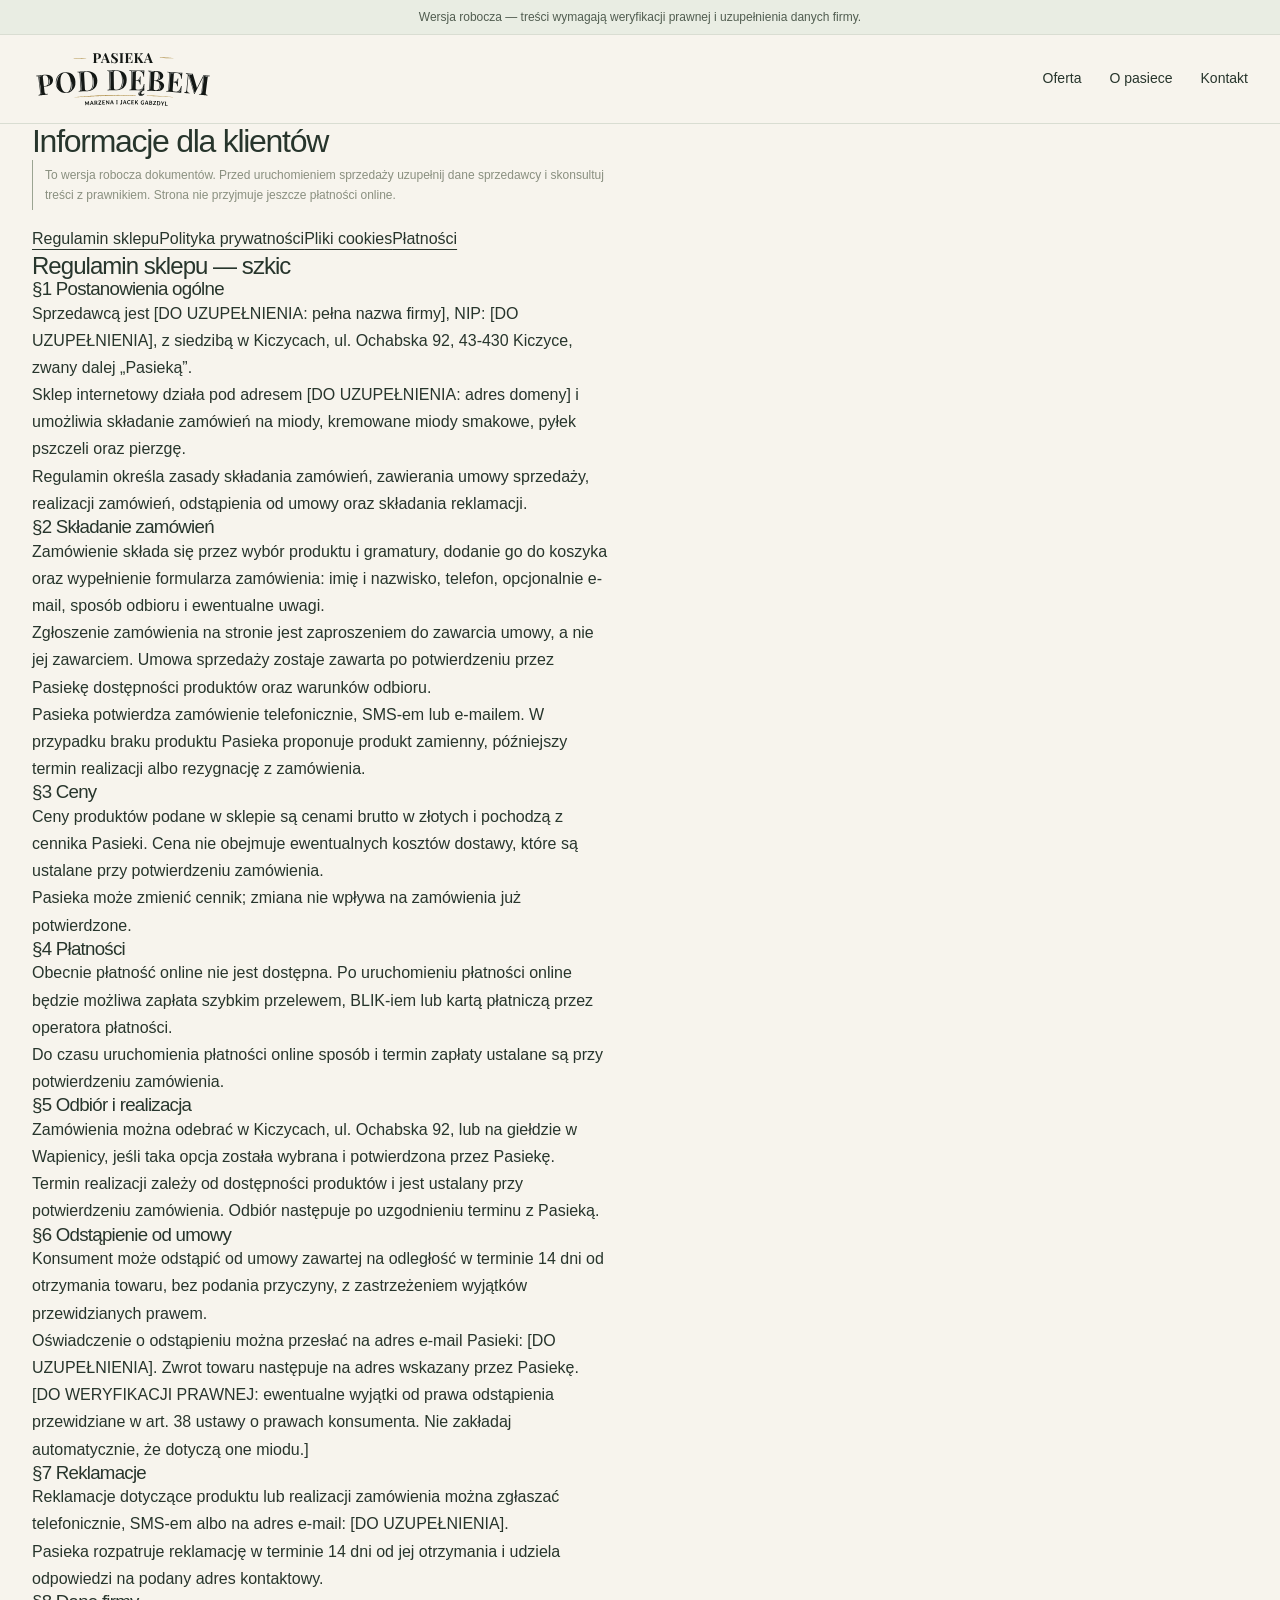
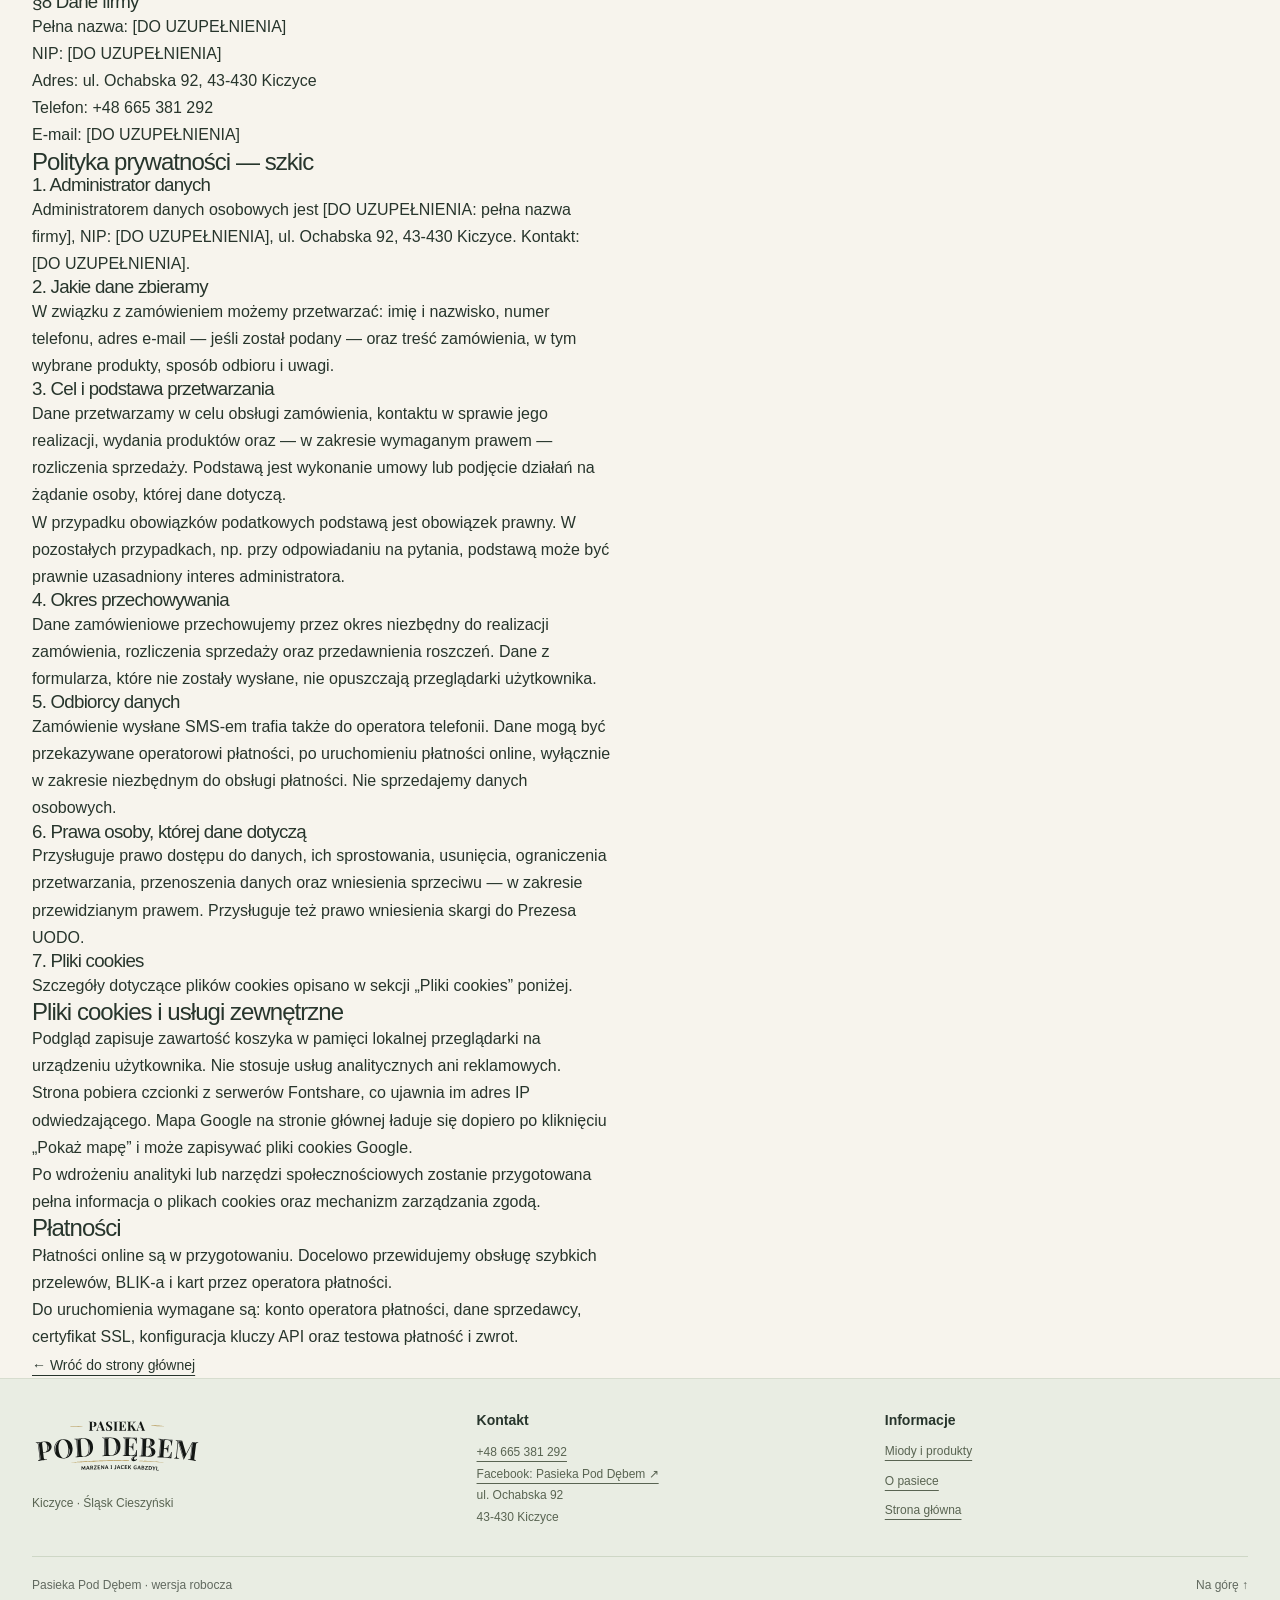
<file: woocommerce/preview/informacje.html>
<!doctype html>
<html lang="pl"><head><meta charset="utf-8"><meta name="viewport" content="width=device-width,initial-scale=1"><meta name="robots" content="noindex,nofollow"><title>Informacje dla klientów — Pasieka Pod Dębem</title><link rel="preconnect" href="https://api.fontshare.com"><link rel="preconnect" href="https://cdn.fontshare.com" crossorigin><link href="https://api.fontshare.com/v2/css?f[]=satoshi@400,500,700&display=swap" rel="stylesheet"><link rel="stylesheet" href="brand.css?v=brand-story-4"><link rel="stylesheet" href="refinements.css?v=fix3"></head><body>
<a class="skip" href="#main">Przejdź do treści</a><div class="demo-banner">Wersja robocza — treści wymagają weryfikacji prawnej i uzupełnienia danych firmy.</div>
<header class="site-header"><div class="wrap header-inner"><a class="brand" href="index.html" aria-label="Pasieka Pod Dębem — strona główna"><img class="brand-wordmark" src="../../Pasieka/Sam%20logotyp/Sam%20logotyp.svg" alt="Pasieka Pod Dębem" width="1993" height="780"></a><nav class="main-nav" aria-label="Nawigacja pomocnicza"><a href="index.html#oferta">Oferta</a><a href="index.html#o-pasiece">O pasiece</a><a href="index.html#kontakt">Kontakt</a></nav></div></header>
<main id="main"><div class="wrap legal">
<h1>Informacje dla klientów</h1><p class="notice">To wersja robocza dokumentów. Przed uruchomieniem sprzedaży uzupełnij dane sprzedawcy i skonsultuj treści z prawnikiem. Strona nie przyjmuje jeszcze płatności online.</p>
<nav class="legal-nav" aria-label="Spis treści"><a href="#regulamin">Regulamin sklepu</a><a href="#prywatnosc">Polityka prywatności</a><a href="#cookies">Pliki cookies</a><a href="#platnosci">Płatności</a></nav>
<section aria-labelledby="regulamin"><h2 id="regulamin">Regulamin sklepu — szkic</h2>
<h3>§1 Postanowienia ogólne</h3><p>Sprzedawcą jest [DO UZUPEŁNIENIA: pełna nazwa firmy], NIP: [DO UZUPEŁNIENIA], z siedzibą w Kiczycach, ul. Ochabska 92, 43-430 Kiczyce, zwany dalej „Pasieką”.</p><p>Sklep internetowy działa pod adresem [DO UZUPEŁNIENIA: adres domeny] i umożliwia składanie zamówień na miody, kremowane miody smakowe, pyłek pszczeli oraz pierzgę.</p><p>Regulamin określa zasady składania zamówień, zawierania umowy sprzedaży, realizacji zamówień, odstąpienia od umowy oraz składania reklamacji.</p>
<h3>§2 Składanie zamówień</h3><p>Zamówienie składa się przez wybór produktu i gramatury, dodanie go do koszyka oraz wypełnienie formularza zamówienia: imię i nazwisko, telefon, opcjonalnie e-mail, sposób odbioru i ewentualne uwagi.</p><p>Zgłoszenie zamówienia na stronie jest zaproszeniem do zawarcia umowy, a nie jej zawarciem. Umowa sprzedaży zostaje zawarta po potwierdzeniu przez Pasiekę dostępności produktów oraz warunków odbioru.</p><p>Pasieka potwierdza zamówienie telefonicznie, SMS-em lub e-mailem. W przypadku braku produktu Pasieka proponuje produkt zamienny, późniejszy termin realizacji albo rezygnację z zamówienia.</p>
<h3>§3 Ceny</h3><p>Ceny produktów podane w sklepie są cenami brutto w złotych i pochodzą z cennika Pasieki. Cena nie obejmuje ewentualnych kosztów dostawy, które są ustalane przy potwierdzeniu zamówienia.</p><p>Pasieka może zmienić cennik; zmiana nie wpływa na zamówienia już potwierdzone.</p>
<h3>§4 Płatności</h3><p>Obecnie płatność online nie jest dostępna. Po uruchomieniu płatności online będzie możliwa zapłata szybkim przelewem, BLIK-iem lub kartą płatniczą przez operatora płatności.</p><p>Do czasu uruchomienia płatności online sposób i termin zapłaty ustalane są przy potwierdzeniu zamówienia.</p>
<h3>§5 Odbiór i realizacja</h3><p>Zamówienia można odebrać w Kiczycach, ul. Ochabska 92, lub na giełdzie w Wapienicy, jeśli taka opcja została wybrana i potwierdzona przez Pasiekę.</p><p>Termin realizacji zależy od dostępności produktów i jest ustalany przy potwierdzeniu zamówienia. Odbiór następuje po uzgodnieniu terminu z Pasieką.</p>
<h3>§6 Odstąpienie od umowy</h3><p>Konsument może odstąpić od umowy zawartej na odległość w terminie 14 dni od otrzymania towaru, bez podania przyczyny, z zastrzeżeniem wyjątków przewidzianych prawem.</p><p>Oświadczenie o odstąpieniu można przesłać na adres e-mail Pasieki: [DO UZUPEŁNIENIA]. Zwrot towaru następuje na adres wskazany przez Pasiekę.</p><p>[DO WERYFIKACJI PRAWNEJ: ewentualne wyjątki od prawa odstąpienia przewidziane w art. 38 ustawy o prawach konsumenta. Nie zakładaj automatycznie, że dotyczą one miodu.]</p>
<h3>§7 Reklamacje</h3><p>Reklamacje dotyczące produktu lub realizacji zamówienia można zgłaszać telefonicznie, SMS-em albo na adres e-mail: [DO UZUPEŁNIENIA].</p><p>Pasieka rozpatruje reklamację w terminie 14 dni od jej otrzymania i udziela odpowiedzi na podany adres kontaktowy.</p>
<h3>§8 Dane firmy</h3><p>Pełna nazwa: [DO UZUPEŁNIENIA]<br>NIP: [DO UZUPEŁNIENIA]<br>Adres: ul. Ochabska 92, 43-430 Kiczyce<br>Telefon: +48 665 381 292<br>E-mail: [DO UZUPEŁNIENIA]</p>
</section>
<section aria-labelledby="prywatnosc"><h2 id="prywatnosc">Polityka prywatności — szkic</h2>
<h3>1. Administrator danych</h3><p>Administratorem danych osobowych jest [DO UZUPEŁNIENIA: pełna nazwa firmy], NIP: [DO UZUPEŁNIENIA], ul. Ochabska 92, 43-430 Kiczyce. Kontakt: [DO UZUPEŁNIENIA].</p>
<h3>2. Jakie dane zbieramy</h3><p>W związku z zamówieniem możemy przetwarzać: imię i nazwisko, numer telefonu, adres e-mail — jeśli został podany — oraz treść zamówienia, w tym wybrane produkty, sposób odbioru i uwagi.</p>
<h3>3. Cel i podstawa przetwarzania</h3><p>Dane przetwarzamy w celu obsługi zamówienia, kontaktu w sprawie jego realizacji, wydania produktów oraz — w zakresie wymaganym prawem — rozliczenia sprzedaży. Podstawą jest wykonanie umowy lub podjęcie działań na żądanie osoby, której dane dotyczą.</p><p>W przypadku obowiązków podatkowych podstawą jest obowiązek prawny. W pozostałych przypadkach, np. przy odpowiadaniu na pytania, podstawą może być prawnie uzasadniony interes administratora.</p>
<h3>4. Okres przechowywania</h3><p>Dane zamówieniowe przechowujemy przez okres niezbędny do realizacji zamówienia, rozliczenia sprzedaży oraz przedawnienia roszczeń. Dane z formularza, które nie zostały wysłane, nie opuszczają przeglądarki użytkownika.</p>
<h3>5. Odbiorcy danych</h3><p>Zamówienie wysłane SMS-em trafia także do operatora telefonii. Dane mogą być przekazywane operatorowi płatności, po uruchomieniu płatności online, wyłącznie w zakresie niezbędnym do obsługi płatności. Nie sprzedajemy danych osobowych.</p>
<h3>6. Prawa osoby, której dane dotyczą</h3><p>Przysługuje prawo dostępu do danych, ich sprostowania, usunięcia, ograniczenia przetwarzania, przenoszenia danych oraz wniesienia sprzeciwu — w zakresie przewidzianym prawem. Przysługuje też prawo wniesienia skargi do Prezesa UODO.</p>
<h3>7. Pliki cookies</h3><p>Szczegóły dotyczące plików cookies opisano w sekcji „Pliki cookies” poniżej.</p>
</section>
<section aria-labelledby="cookies"><h2 id="cookies">Pliki cookies i usługi zewnętrzne</h2><p>Podgląd zapisuje zawartość koszyka w pamięci lokalnej przeglądarki na urządzeniu użytkownika. Nie stosuje usług analitycznych ani reklamowych.</p><p>Strona pobiera czcionki z serwerów Fontshare, co ujawnia im adres IP odwiedzającego. Mapa Google na stronie głównej ładuje się dopiero po kliknięciu „Pokaż mapę” i może zapisywać pliki cookies Google.</p><p>Po wdrożeniu analityki lub narzędzi społecznościowych zostanie przygotowana pełna informacja o plikach cookies oraz mechanizm zarządzania zgodą.</p></section>
<section aria-labelledby="platnosci"><h2 id="platnosci">Płatności</h2><p>Płatności online są w przygotowaniu. Docelowo przewidujemy obsługę szybkich przelewów, BLIK-a i kart przez operatora płatności.</p><p>Do uruchomienia wymagane są: konto operatora płatności, dane sprzedawcy, certyfikat SSL, konfiguracja kluczy API oraz testowa płatność i zwrot.</p></section>
<p><a class="text-link" href="index.html">← Wróć do strony głównej</a></p>
</div></main>
<footer class="site-footer"><div class="wrap"><div class="footer-grid"><div><img class="footer-wordmark" src="../../Pasieka/Sam%20logotyp/Sam%20logotyp.svg" alt="Pasieka Pod Dębem" width="1993" height="780" loading="lazy"><p>Kiczyce · Śląsk Cieszyński</p></div><div id="kontakt"><h2>Kontakt</h2><p><a href="tel:+48665381292">+48 665 381 292</a><br><a href="https://www.facebook.com/miody.pod.debem/" target="_blank" rel="noopener noreferrer">Facebook: Pasieka Pod Dębem ↗</a></p><p>ul. Ochabska 92<br>43-430 Kiczyce</p></div><div class="footer-links"><h2>Informacje</h2><a href="index.html#oferta">Miody i produkty</a><a href="index.html#o-pasiece">O pasiece</a><a href="index.html">Strona główna</a></div></div><div class="copyright"><span>Pasieka Pod Dębem · wersja robocza</span><a href="#main">Na górę ↑</a></div></div></footer>
</body></html>
</file>
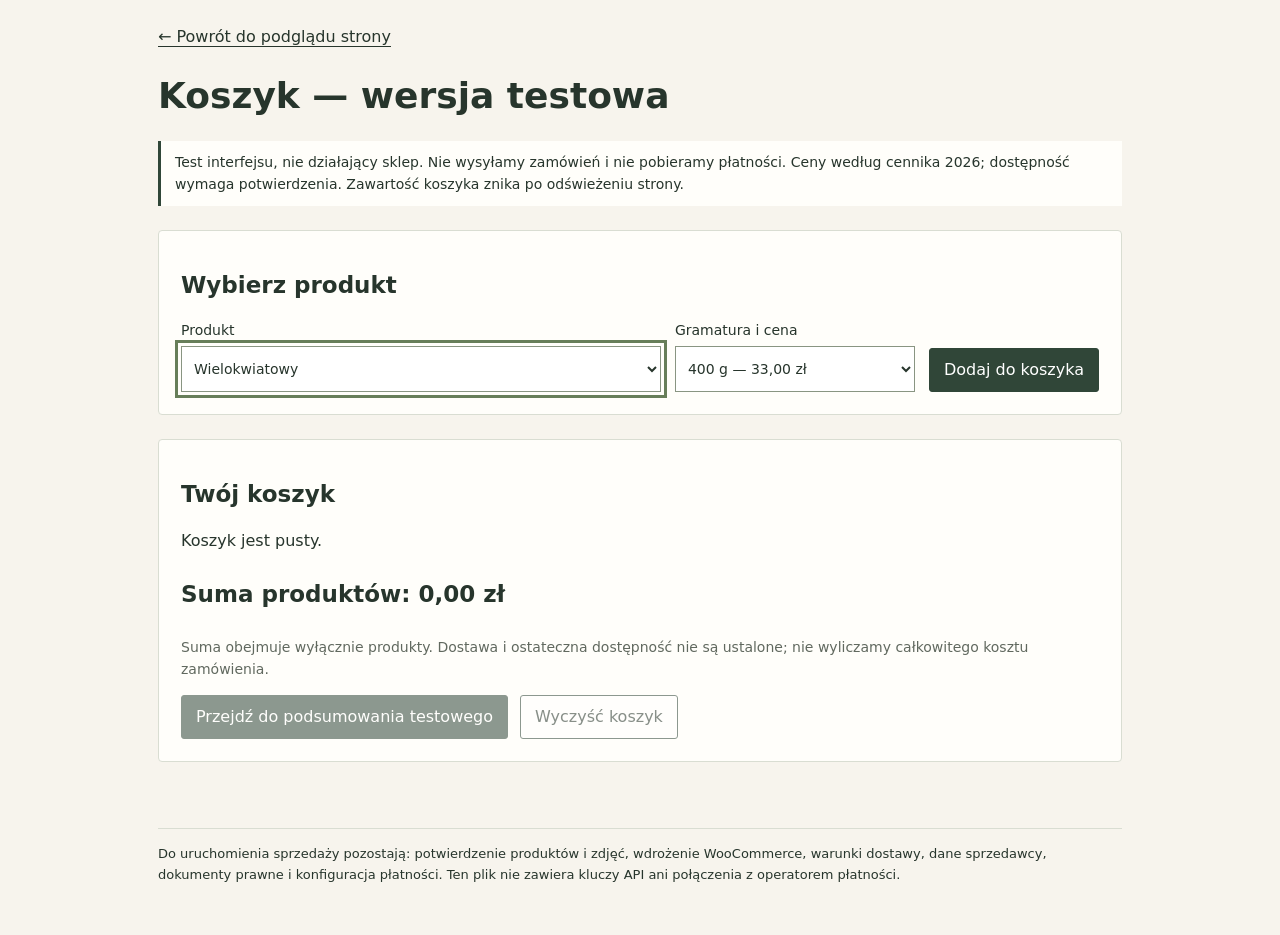
<file: woocommerce/preview/koszyk.html>
<!doctype html>
<html lang="pl"><head><meta charset="utf-8"><meta name="viewport" content="width=device-width,initial-scale=1"><meta name="robots" content="noindex,nofollow"><title>Koszyk testowy — Pasieka Pod Dębem</title>
<style>
:root{--paper:#f7f4ed;--ink:#27352c;--line:#d9ddd2;--green:#304638}*{box-sizing:border-box}body{margin:0;background:var(--paper);color:var(--ink);font:16px/1.6 system-ui,sans-serif}main{max-width:1000px;margin:auto;padding:24px 18px 50px}a{color:inherit;text-underline-offset:4px}h1,h2{line-height:1.2;font-weight:600}h1{font-size:36px}h2{font-size:23px}.note{border-left:3px solid var(--green);padding:10px 14px;background:#fffefa;font-size:14px}.panel{margin:24px 0;padding:22px;background:#fffefa;border:1px solid var(--line);border-radius:4px}.picker{display:grid;grid-template-columns:2fr 1fr auto;align-items:end;gap:14px}label{display:block;font-size:14px}select,button,input,textarea{font:inherit}select{display:block;width:100%;min-height:46px;margin-top:5px;padding:8px;border:1px solid #899582;background:white;color:var(--ink)}button{min-height:44px;border:1px solid var(--green);border-radius:3px;padding:8px 14px;cursor:pointer;background:var(--green);color:white}button.secondary{background:white;color:var(--ink)}button:disabled{opacity:.55;cursor:default}:focus-visible{outline:3px solid #677e59;outline-offset:3px}.line{display:grid;grid-template-columns:1fr auto;gap:18px;border-bottom:1px solid var(--line);padding:17px 0}.line p{margin:4px 0}.controls{display:flex;flex-wrap:wrap;align-items:center;gap:9px}.controls button{min-width:44px}.total{font-size:23px;font-weight:700}.muted{font-size:14px;color:#61695f}.actions{display:flex;gap:12px;flex-wrap:wrap}textarea{width:100%;min-height:200px;padding:12px;border:1px solid #899582;background:white;color:var(--ink)}[hidden]{display:none!important}#status{min-height:26px}footer{font-size:13px;border-top:1px solid var(--line);padding-top:15px}@media(max-width:650px){.picker{grid-template-columns:1fr}.line{grid-template-columns:1fr}.panel{padding:16px}h1{font-size:30px}}
</style></head><body><main>
<a href="./">← Powrót do podglądu strony</a><h1>Koszyk — wersja testowa</h1>
<p class="note">Test interfejsu, nie działający sklep. Nie wysyłamy zamówień i nie pobieramy płatności. Ceny według cennika 2026; dostępność wymaga potwierdzenia. Zawartość koszyka znika po odświeżeniu strony.</p>
<section class="panel" aria-labelledby="pick-title"><h2 id="pick-title">Wybierz produkt</h2><form id="picker" class="picker"><label for="product">Produkt<select id="product" required></select></label><label for="variant">Gramatura i cena<select id="variant" required></select></label><button type="submit">Dodaj do koszyka</button></form></section>
<section class="panel" aria-labelledby="cart-title"><h2 id="cart-title">Twój koszyk</h2><div id="lines"></div><p class="total" id="total"></p><p class="muted">Suma obejmuje wyłącznie produkty. Dostawa i ostateczna dostępność nie są ustalone; nie wyliczamy całkowitego kosztu zamówienia.</p><div class="actions"><button id="checkout" type="button" disabled>Przejdź do podsumowania testowego</button><button class="secondary" id="clear" type="button" disabled>Wyczyść koszyk</button></div></section>
<section class="panel" id="summary" hidden aria-labelledby="summary-title"><h2 id="summary-title" tabindex="-1">Podsumowanie testowe</h2><p>Nie wpisuj danych osobowych. Ten etap służy ocenie listy produktów i kwot, nie składaniu zamówienia.</p><label for="draft">Zestawienie produktów<textarea id="draft" readonly></textarea></label><p class="note">Płatności online są nieaktywne. Nie wygenerowano numeru zamówienia, rezerwacji ani potwierdzenia zapłaty.</p><button class="secondary" id="back" type="button">Wróć do koszyka</button></section>
<p id="status" role="status" aria-live="polite"></p><footer>Do uruchomienia sprzedaży pozostają: potwierdzenie produktów i zdjęć, wdrożenie WooCommerce, warunki dostawy, dane sprzedawcy, dokumenty prawne i konfiguracja płatności. Ten plik nie zawiera kluczy API ani połączenia z operatorem płatności.</footer>
<noscript><p>Test koszyka wymaga JavaScriptu. <a href="./">Wróć do strony pasieki</a>.</p></noscript>
</main><script>
'use strict';
const classic=[['wielokwiatowy','Wielokwiatowy',58],['rzepakowy','Rzepakowy',58],['mniszkowy','Mniszkowy',58],['nawlociowy','Nawłociowy',58],['slonecznikowy','Słonecznikowy',58],['lipowy','Lipowy',63],['akacjowy','Akacjowy',63],['gryczany','Gryczany',65],['spadziowy','Spadziowy',65],['nektarowo-spadziowy','Nektarowo-spadziowy',65]];
const creams=[['malina','Z maliną'],['cytryna','Z cytryną'],['rokitnik','Z rokitnikiem'],['truskawka','Z truskawką'],['zurawina','Z żurawiną'],['limonka-mieta','Limonka i mięta'],['czarna-porzeczka','Z czarną porzeczką'],['czerwona-porzeczka','Z czerwoną porzeczką'],['pylek','Z pyłkiem pszczelim']];
const products=classic.map(([id,name,large])=>({id,name,variants:[['400 g',3300],['1,1 kg',large*100]]}));
creams.forEach(([id,name])=>products.push({id:'kremowany-'+id,name:'Kremowany — '+name,variants:[['400 g',3600]]}));
products.push({id:'pylek',name:'Pyłek pszczeli',variants:[['200 g',3000],['0,5 kg',5500]]},{id:'pierzga',name:'Pierzga',variants:[['200 g',8000]]});
const money=new Intl.NumberFormat('pl-PL',{style:'currency',currency:'PLN'}),fmt=n=>money.format(n/100),cart=new Map();
const product=document.getElementById('product'),variant=document.getElementById('variant'),lines=document.getElementById('lines'),total=document.getElementById('total'),checkout=document.getElementById('checkout'),clear=document.getElementById('clear'),summary=document.getElementById('summary'),draft=document.getElementById('draft'),status=document.getElementById('status');
function node(tag,text){const e=document.createElement(tag);if(text!==undefined)e.textContent=text;return e}
products.forEach((p,i)=>product.add(new Option(p.name,String(i))));
function variants(){variant.replaceChildren();products[Number(product.value)].variants.forEach(([size,cents],i)=>variant.add(new Option(size+' — '+fmt(cents),String(i))))}
product.addEventListener('change',variants);variants();
function invalidate(){summary.hidden=true;draft.value=''}
function button(label,accessible,action){const b=node('button',label);b.type='button';b.className='secondary';b.setAttribute('aria-label',accessible);b.addEventListener('click',action);return b}
function render(focusTarget){invalidate();lines.replaceChildren();let sum=0;cart.forEach((item,key)=>{const p=products[item.p],v=p.variants[item.v];sum+=v[1]*item.qty;const row=node('div');row.className='line';const info=node('div');info.append(node('strong',p.name),node('p',v[0]+' · '+fmt(v[1])+' / szt.'),node('p','Wartość: '+fmt(v[1]*item.qty)));const controls=node('div');controls.className='controls';const minus=button('−','Zmniejsz ilość: '+p.name+' '+v[0],()=>{if(item.qty>1)item.qty--;else cart.delete(key);render(cart.has(key)?key:null);status.textContent='Zaktualizowano ilość produktu.'});minus.dataset.key=key;controls.append(minus,node('span','Sztuk: '+item.qty));const plus=button('+','Zwiększ ilość: '+p.name+' '+v[0],()=>{if(item.qty<99)item.qty++;render(key);status.textContent='Zaktualizowano ilość produktu.'});plus.disabled=item.qty>=99;controls.append(plus,button('Usuń','Usuń z koszyka: '+p.name+' '+v[0],()=>{cart.delete(key);render();product.focus();status.textContent='Usunięto produkt.'}));row.append(info,controls);lines.append(row)});if(!cart.size)lines.append(node('p','Koszyk jest pusty.'));total.textContent='Suma produktów: '+fmt(sum);checkout.disabled=clear.disabled=!cart.size;if(focusTarget){const target=Array.from(lines.querySelectorAll('[data-key]')).find(b=>b.dataset.key===focusTarget);if(target)target.focus()}else if(document.activeElement===document.body&&cart.size===0)product.focus()}
document.getElementById('picker').addEventListener('submit',event=>{event.preventDefault();const p=Number(product.value),v=Number(variant.value);if(!products[p]||!products[p].variants[v])return;const key=products[p].id+':'+v,item=cart.get(key)||{p,v,qty:0};if(item.qty>=99){status.textContent='Limit testowy to 99 sztuk jednego wariantu.';return}item.qty++;cart.set(key,item);render();status.textContent='Dodano do koszyka: '+products[p].name+' '+products[p].variants[v][0]+'.'});
clear.addEventListener('click',()=>{cart.clear();render();product.focus();status.textContent='Koszyk wyczyszczony.'});
checkout.addEventListener('click',()=>{if(!cart.size)return;const text=['PODSUMOWANIE TESTOWE — NIE JEST ZAMÓWIENIEM'];let sum=0;cart.forEach(item=>{const p=products[item.p],v=p.variants[item.v];sum+=v[1]*item.qty;text.push(p.name+' | '+v[0]+' | '+item.qty+' szt. × '+fmt(v[1])+' = '+fmt(v[1]*item.qty))});text.push('Suma produktów: '+fmt(sum),'Dostawa: nieustalona. Dostępność: do potwierdzenia.','Nie wysłano zamówienia i nie pobrano płatności.');draft.value=text.join('\n');summary.hidden=false;document.getElementById('summary-title').focus();status.textContent='Przygotowano podsumowanie testowe.'});
document.getElementById('back').addEventListener('click',()=>{invalidate();checkout.focus()});render();
</script></body></html>
</file>
<file: woocommerce/preview/brand.css>
/* Brand Story 4: samodzielny arkusz strony glownej; bez poprzednich nakladek. */
:root{--paper:#f7f4ed;--white:#fffefa;--ink:#27352c;--muted:#61695f;--line:#d9ddd2;--green:#304638;--photo:#eeece4;--font:'Satoshi',-apple-system,BlinkMacSystemFont,'Segoe UI',sans-serif;--header-height:88px}*{box-sizing:border-box}html{scroll-behavior:smooth;scroll-padding-top:calc(var(--header-height) + 14px)}body{margin:0;font:400 16px/1.7 var(--font);background:var(--paper);color:var(--ink);-webkit-font-smoothing:antialiased}h1,h2,h3,p,figure{margin:0}h1,h2,h3{font-weight:500;line-height:1.1;letter-spacing:-.04em;text-wrap:balance}p{max-width:65ch}a{color:inherit;text-underline-offset:5px}button,input{font:inherit}button{cursor:pointer}img{display:block;max-width:100%;height:auto}[hidden]{display:none!important}:focus-visible{outline:2px solid var(--green);outline-offset:4px}.wrap{width:min(1240px,calc(100% - 64px));margin-inline:auto}.skip{position:fixed;left:16px;top:-100px;background:white;padding:12px;z-index:100}.skip:focus{top:16px}.screen-reader-text{position:absolute!important;width:1px;height:1px;overflow:hidden;clip-path:inset(50%);white-space:nowrap}.demo-banner{text-align:center;padding:7px 18px;background:#e9ede3;border-bottom:1px solid var(--line);color:#515d50;font-size:12px}.site-header{position:sticky;top:0;z-index:30;background:var(--paper);border-bottom:1px solid var(--line)}.header-inner{min-height:88px;display:flex;justify-content:space-between;align-items:center;gap:28px}.brand{display:block;text-decoration:none}.brand-wordmark{width:182px;height:auto;max-height:72px;object-fit:contain}.main-nav{display:flex;align-items:center;gap:28px;font-size:14px}.main-nav a{text-decoration:none;padding:10px 0}.main-nav a:hover{text-decoration:underline}.main-nav .header-doc{font-size:12px;color:var(--muted);margin-left:12px}.menu-toggle{display:none;min-height:44px;border:1px solid #8a9486;background:none;color:var(--ink);padding:8px 14px;border-radius:3px}.eyebrow{display:block;text-transform:uppercase;letter-spacing:.12em;font-size:11px;font-weight:500;color:var(--muted);margin-bottom:20px}.hero{display:grid;grid-template-columns:.9fr 1.1fr;gap:54px;align-items:center;padding:34px 0 46px}.hero-copy{padding:20px 0}.hero h1{font-size:clamp(42px,5.2vw,66px);max-width:11ch;margin-bottom:24px}.hero-lead{font-size:17px;line-height:1.75;max-width:39ch;color:var(--muted)}.hero-actions{display:flex;align-items:center;flex-wrap:wrap;gap:24px;margin-top:30px}.btn{display:inline-flex;align-items:center;justify-content:center;gap:22px;min-height:48px;padding:12px 24px;border:1px solid var(--green);border-radius:3px;background:var(--green);color:white;text-decoration:none;font:500 14px/1.5 var(--font)}.btn:hover{background:#223629}.btn.secondary{background:transparent;color:var(--ink);border-color:#87937f}.btn.secondary:hover{background:#e7ecdf}.text-link{font-size:14px;font-weight:500;text-decoration:underline}.hero-footnote{font-size:12px;color:var(--muted);margin-top:26px}.hero-media,.editorial-media{min-width:0;background:var(--photo)}.hero-media>img{width:100%;height:clamp(330px,36vw,460px);object-fit:contain}.hero-media figcaption,.editorial-media figcaption{padding:9px 13px;font-size:10px;color:var(--muted);border-top:1px solid #dfdfd5;letter-spacing:.02em}.catalog-section{padding:48px 0 52px;background:var(--white);border-block:1px solid var(--line)}.section-head{display:flex;justify-content:space-between;align-items:end;gap:36px;margin-bottom:26px}.section-head .eyebrow{margin-bottom:12px}.section-head h2{font-size:clamp(31px,3.3vw,43px)}.section-head>p{font-size:14px;color:var(--muted);max-width:31ch}.catalog-toolbar{z-index:20;background:var(--white);padding-top:4px}.catalog-toolbar.is-sticky{position:sticky;top:var(--header-height)}.catalog-filters{display:flex;gap:32px;border-bottom:1px solid var(--line);margin-bottom:19px}.filter{flex:none;min-height:46px;padding:10px 0 13px;border:0;border-bottom:2px solid transparent;background:none;color:var(--muted);font:400 14px var(--font)}.filter[aria-pressed=true]{border-bottom-color:var(--green);color:var(--ink);font-weight:700}.filter:hover{color:var(--ink)}.notice{font-size:12px;line-height:1.7;color:var(--muted);padding:5px 0 5px 12px;border-left:1px solid #8c9784;max-width:88ch;margin-bottom:15px}.catalog-status{font-size:12px;color:var(--muted);margin-bottom:22px;min-height:1.7em}.product-grid{display:grid;grid-template-columns:repeat(3,minmax(0,1fr));gap:34px 24px}.sample-card{display:flex;flex-direction:column;min-width:0}.product-media{display:block;position:relative;height:clamp(260px,27vw,340px);background:var(--photo);text-decoration:none;margin-bottom:16px;cursor:zoom-in;overflow:hidden}.product-media>img{width:100%;height:100%;object-fit:contain}.media-placeholder{height:100%;display:flex;align-items:center;padding:20px;color:var(--muted);font-size:13px}.product-heading{display:flex;justify-content:space-between;align-items:start;gap:13px;margin-bottom:13px}.sample-card h3{font-size:21px;line-height:1.25;letter-spacing:-.025em;min-width:0;overflow-wrap:break-word}.price-row{flex:none}.product-price{font-size:20px;font-weight:500;white-space:nowrap;font-variant-numeric:tabular-nums;line-height:1.35}.variant-buttons{display:flex;gap:8px;flex-wrap:wrap;margin-top:auto;padding-top:2px}.weight-option{display:inline-flex;justify-content:center;align-items:center;min-height:44px;padding:8px 15px;border:1px solid #899582;border-radius:3px;background:none;color:var(--ink);font:400 12px var(--font)}.weight-option:hover{background:#e9eee3}.weight-option[aria-pressed=true]{background:var(--green);border-color:var(--green);color:white}.single-weight{font-size:13px;color:var(--muted);margin-top:auto}.catalog-bottom{display:flex;flex-direction:column;align-items:center;text-align:center;gap:15px;margin-top:31px}.catalog-note{font-size:12px;color:var(--muted)}.editorial{display:grid;grid-template-columns:1.05fr .95fr;align-items:center;gap:72px;padding:60px 0}.editorial-media>img{width:100%;height:360px;object-fit:contain}.editorial-copy h2{font-size:clamp(32px,3.5vw,46px);margin-bottom:23px}.editorial-copy>p{font-size:16px;color:var(--muted);line-height:1.85;margin-bottom:26px;max-width:43ch}.about-section{padding:48px 0 52px;border-top:1px solid var(--line)}.about-faq{display:grid;grid-template-columns:1fr 1fr;gap:86px}.about-faq h2{font-size:31px;margin-bottom:22px}.about-faq p{font-size:14px;line-height:1.85;color:var(--muted);margin-bottom:16px}.about-faq .eyebrow{margin-bottom:13px}details{border-bottom:1px solid var(--line);padding-bottom:15px;margin-bottom:15px}summary{display:flex;justify-content:space-between;align-items:center;gap:18px;min-height:44px;cursor:pointer;list-style:none;font-size:14px}summary::-webkit-details-marker{display:none}summary:after{content:'+';font-size:20px;font-weight:400}details[open] summary:after{content:'−'}details p{padding-top:9px}.site-footer{background:#e9ede3;padding:34px 0 22px;border-top:1px solid #d7ddcf}.footer-grid{display:grid;grid-template-columns:1.1fr 1fr 1fr;gap:45px}.footer-wordmark{width:170px;height:auto;max-height:76px;object-fit:contain;margin-bottom:14px}.footer-grid h2{font-size:14px;font-weight:700;letter-spacing:0;margin-bottom:14px}.footer-grid p,.footer-grid a{font-size:12px;line-height:1.8;color:#596452}.footer-links{display:grid;align-content:start;gap:8px}.footer-links h2{margin-bottom:5px}.copyright{display:flex;justify-content:space-between;gap:20px;border-top:1px solid #ced7c6;margin-top:28px;padding-top:18px;font-size:12px;color:var(--muted)}.copyright a{text-decoration:none}
#photo-dialog{width:min(1100px,calc(100vw - 28px));max-height:calc(100dvh - 28px);padding:18px;border:0;border-radius:3px;background:var(--paper);color:var(--ink);overflow:auto}#photo-dialog::backdrop{background:rgba(13,22,15,.83)}.lightbox-top{display:flex;justify-content:space-between;align-items:center;gap:15px}.lightbox-top h2{font-size:16px;letter-spacing:0}.lightbox-top button{min-height:44px;padding:8px 12px;border:1px solid #87937f;background:none;color:var(--ink);font:400 13px var(--font)}#photo-dialog-note{font-size:12px;color:var(--muted);margin:10px 0}.lightbox-stage{display:flex;justify-content:center;align-items:center}#photo-dialog-image{display:block;max-width:100%;max-height:calc(100dvh - 190px);width:auto;height:auto;object-fit:contain}#photo-original{display:inline-block;font-size:12px;margin-top:12px}
@media(max-width:1050px){.hero{gap:32px}.main-nav{gap:18px}.main-nav .header-doc{margin-left:0}.product-grid{grid-template-columns:repeat(2,minmax(0,1fr))}.editorial{gap:40px}.about-faq{gap:40px}}
@media(max-width:760px){.wrap{width:calc(100% - 36px)}.header-inner{min-height:74px;gap:12px;flex-wrap:wrap}.brand-wordmark{width:156px;max-height:65px}.menu-toggle{display:block}.main-nav{width:100%;padding-bottom:17px;flex-wrap:wrap;gap:12px 22px}.js .main-nav{display:none}.js .main-nav.is-open{display:flex}.hero{grid-template-columns:1fr;gap:24px;padding:25px 0 31px}.hero-copy{padding:0}.hero h1{font-size:clamp(39px,10vw,54px);max-width:12ch;margin-bottom:18px}.hero-lead{font-size:15px;max-width:46ch}.eyebrow{font-size:10px;margin-bottom:15px}.hero-actions{margin-top:22px;gap:20px}.hero-footnote{margin-top:20px;font-size:11px}.hero-media>img{height:clamp(270px,72vw,340px)}.hero-media figcaption,.editorial-media figcaption{font-size:10px}.catalog-section{padding:31px 0 36px}.section-head{flex-direction:column;align-items:start;gap:12px;margin-bottom:20px}.section-head h2{font-size:33px}.section-head>p{max-width:45ch;font-size:13px}.catalog-filters{overflow-x:auto;gap:23px;padding:3px 3px 0;margin-inline:-3px}.filter{font-size:13px}.product-grid{grid-template-columns:repeat(2,minmax(0,1fr));gap:27px 14px}.product-media{height:clamp(190px,50vw,220px);margin-bottom:12px}.product-heading{flex-direction:column;gap:6px;margin-bottom:12px}.sample-card h3{font-size:19px;line-height:1.25}.product-price{font-size:20px}.variant-buttons{flex-wrap:nowrap;gap:6px}.weight-option{flex:1;padding:8px;font-size:12px}.single-weight{font-size:12px}.catalog-bottom{margin-top:26px}.editorial{grid-template-columns:1fr;gap:26px;padding:38px 0}.editorial-media>img{height:300px}.editorial-copy h2{font-size:34px;margin-bottom:18px}.editorial-copy>p{font-size:15px;margin-bottom:21px}.about-section{padding:33px 0}.about-faq{grid-template-columns:1fr;gap:29px}.about-faq h2{font-size:29px}.footer-grid{grid-template-columns:1fr 1fr;gap:27px}.footer-grid>div:first-child{grid-column:1/-1}.footer-wordmark{width:156px}.copyright{flex-wrap:wrap;gap:10px}.demo-banner{font-size:11px;padding:7px 12px}.lightbox-top h2{font-size:13px}#photo-dialog{padding:13px}}
@media(max-width:359px){.product-grid{grid-template-columns:1fr}.product-heading{flex-direction:row}.product-media{height:260px}.weight-option{flex:0 1 auto}.hero h1{font-size:38px}}
@media(prefers-reduced-motion:reduce){html{scroll-behavior:auto}}
</file>
<file: woocommerce/preview/refinements.css>
/* Catalog 6: karty 3:4, szeroki układ 16:9, dostępny koszyk. */
:root{--radius:4px}
.hero{padding:32px 0 23px}.hero h1{font-size:clamp(36px,4.5vw,52px)}.catalog-filters{gap:28px}.catalog-status,.catalog-note,.copyright{font-size:12px}.demo-banner{font-size:12px}.about-faq p{font-size:14px}.filter:focus-visible{outline-offset:-3px}
/* Product cards: 3:4 photography, consistent height, clearer hierarchy. */
.product-grid{align-items:stretch}
.sample-card{display:flex;flex-direction:column;padding:10px;background:var(--white);border:1px solid var(--line);border-radius:4px;box-shadow:0 1px 2px rgba(39,53,44,.05);transition:box-shadow .18s ease,transform .18s ease}
.sample-card:hover{box-shadow:0 5px 16px rgba(39,53,44,.09);transform:translateY(-2px)}
.product-media{position:relative;width:100%;height:auto;aspect-ratio:3/4;margin-bottom:0;overflow:hidden;border-radius:3px;background:#f4f0e6}
.product-media>img{position:absolute;inset:0;width:100%;height:100%;object-fit:cover;object-position:center;mix-blend-mode:multiply}
.product-heading{margin:12px 0 6px;align-items:flex-start}
.sample-card h3{font-size:19px;line-height:1.25}
.product-price{font-size:22px;font-weight:700;color:var(--ink);white-space:nowrap}
.product-desc{flex-grow:1;margin:0 0 10px;color:var(--muted);font-size:13px;line-height:1.6}
.variant-buttons,.single-weight{margin-bottom:8px}
.variant-buttons{padding-top:0}
.single-weight,.weight-option{font-size:12px;color:var(--muted)}
.weight-option{border-radius:2px;border-color:#b3bcae}
.weight-option[aria-pressed=true]{background:var(--green);border-color:var(--green);color:#fff;box-shadow:inset 0 0 0 1px rgba(255,255,255,.22)}
.add-to-cart{margin-top:auto}
.notice,.catalog-status{color:#79806f;opacity:.86}
/* Wide 16:9 layout. */
@media(min-width:1440px){.wrap{width:min(1600px,calc(100% - 96px))}.hero{gap:72px;padding:48px 0 64px}.hero h1{font-size:clamp(48px,4.6vw,76px)}.hero-lead{font-size:19px;max-width:46ch}.hero-media>img{height:clamp(420px,38vw,560px)}.catalog-section{padding:64px 0 72px}.product-grid{grid-template-columns:repeat(4,minmax(0,1fr));gap:42px 30px}.section-head h2{font-size:clamp(38px,3.2vw,54px)}.editorial{gap:96px;padding:80px 0}.editorial-media>img{height:clamp(420px,34vw,560px)}.about-faq{gap:110px}.why-grid{gap:30px}.pickup-grid{gap:56px}.trust-bar{gap:40px}}
@media(min-width:1920px){.wrap{width:min(1760px,calc(100% - 128px))}.hero{gap:96px;padding:64px 0 80px}.hero h1{font-size:clamp(60px,4.4vw,88px)}.hero-lead{font-size:21px}.hero-media>img{height:clamp(520px,36vw,640px)}.catalog-section{padding:80px 0 88px}.product-grid{gap:52px 36px}.section-head h2{font-size:clamp(44px,3vw,60px)}.editorial{gap:120px;padding:96px 0}.editorial-media>img{height:clamp(520px,32vw,640px)}.about-faq{gap:140px}.why-grid{gap:36px}.pickup-grid{gap:72px}.trust-bar{gap:56px}}
/* Cart and checkout request. */
.cart-toggle{display:none;align-items:center;gap:8px;min-height:44px;padding:8px 13px;border:1px solid var(--green);border-radius:3px;background:var(--green);color:#fff;font:500 13px var(--font)}.js .cart-toggle{display:inline-flex}.cart-count{display:inline-flex;align-items:center;justify-content:center;min-width:22px;height:22px;padding:0 5px;border-radius:999px;background:#fff;color:var(--green);font-size:11px;font-weight:700}.cart-count[hidden]{display:none}.cart-overlay{position:fixed;inset:0;z-index:40;background:rgba(13,22,15,.55);opacity:0;visibility:hidden;transition:opacity .2s ease,visibility .2s ease}.cart-overlay.is-open{opacity:1;visibility:visible}.cart-drawer{position:fixed;top:0;right:0;z-index:50;display:none;flex-direction:column;width:min(430px,100%);height:100dvh;background:var(--white);border-left:1px solid var(--line);transform:translateX(100%);visibility:hidden;transition:transform .22s ease,visibility 0s linear .22s}.js .cart-drawer{display:flex}.cart-drawer.is-open{transform:none;visibility:visible;transition:transform .22s ease,visibility 0s}.cart-head{display:flex;justify-content:space-between;align-items:center;gap:12px;padding:16px 18px;border-bottom:1px solid var(--line)}.cart-head h2{font-size:20px}.cart-close{min-height:42px;padding:7px 11px;border:1px solid #87937f;border-radius:3px;background:none;color:var(--ink);font:400 12px var(--font)}.cart-body{flex:1;overflow:auto;padding:16px 18px}.cart-status{min-height:1.5em;margin:0 0 8px;color:var(--muted);font-size:12px}.cart-line{display:grid;gap:8px;padding:14px 0;border-bottom:1px solid var(--line)}.cart-line-top{display:flex;justify-content:space-between;align-items:baseline;gap:12px}.cart-line h3{font-size:16px;line-height:1.3}.cart-line p{margin:0;font-size:13px;color:var(--muted)}.cart-line-top span{font-weight:700;white-space:nowrap}.qty{display:flex;align-items:center;flex-wrap:wrap;gap:8px}.qty button{min-width:42px;min-height:42px;padding:0}.qty span{min-width:62px;text-align:center;font-size:13px}.link-button{min-height:42px;border:0;background:none;color:var(--ink);text-decoration:underline;font-size:13px}.cart-total{margin:14px 0 8px;font-size:21px;font-weight:700}.cart-note{margin:0 0 12px;color:var(--muted);font-size:12px;line-height:1.6}.cart-note a{color:inherit}.cart-empty{margin:0;color:var(--muted);font-size:14px}.cart-form{display:grid;gap:13px}.cart-form h3,.summary-view h3{font-size:18px}.field label{display:block;margin-bottom:5px;font-size:13px}.field input,.field select,.field textarea{display:block;width:100%;min-height:46px;padding:10px;border:1px solid #899582;border-radius:3px;background:#fff;color:var(--ink);font:400 14px var(--font)}.field textarea{min-height:90px;resize:vertical}.check{display:flex;align-items:flex-start;gap:10px;font-size:13px;line-height:1.5}.check input{width:20px;height:20px;margin-top:2px;accent-color:var(--green)}.cart-actions{display:grid;gap:10px;padding:16px 18px;border-top:1px solid var(--line)}.cart-actions .btn{width:100%}.add-to-cart{display:inline-flex;justify-content:center;align-items:center;width:100%;min-height:44px;padding:10px 14px;border:1px solid var(--green);border-radius:3px;background:var(--green);color:#fff;font:500 13px var(--font)}.add-to-cart:hover{background:#223629}
@media(max-width:1439px){.product-grid{grid-template-columns:repeat(3,minmax(0,1fr));gap:34px 24px}}
@media(max-width:1050px){.hero{gap:32px}.main-nav{gap:18px}.main-nav .header-doc{margin-left:0}.product-grid{grid-template-columns:repeat(2,minmax(0,1fr))}.editorial{gap:40px}.about-faq{gap:40px}}
@media(max-width:760px){.wrap{width:calc(100% - 36px)}.header-inner{min-height:74px;gap:12px;flex-wrap:wrap}.brand-wordmark{width:156px;max-height:65px}.menu-toggle{display:block}.main-nav{width:100%;padding-bottom:17px;flex-wrap:wrap;gap:12px 22px}.js .main-nav{display:none}.js .main-nav.is-open{display:flex}.hero{grid-template-columns:1fr;gap:24px;padding:25px 0 31px}.hero-copy{padding:0}.hero h1{font-size:clamp(39px,10vw,54px);max-width:12ch;margin-bottom:18px}.hero-lead{font-size:15px;max-width:46ch}.eyebrow{font-size:10px;margin-bottom:15px}.hero-actions{margin-top:22px;gap:20px}.hero-footnote{margin-top:20px;font-size:11px}.hero-media>img{height:clamp(270px,72vw,340px)}.hero-media figcaption,.editorial-media figcaption{font-size:10px}.catalog-section{padding:31px 0 36px}.section-head{flex-direction:column;align-items:start;gap:12px;margin-bottom:20px}.section-head h2{font-size:33px}.section-head>p{max-width:45ch;font-size:13px}.catalog-filters{overflow-x:auto;gap:23px;padding:3px 3px 0;margin-inline:-3px}.filter{font-size:13px}.product-grid{grid-template-columns:repeat(2,minmax(0,1fr));gap:27px 14px}.product-media{height:auto;aspect-ratio:3/4;margin-bottom:0}.product-heading{flex-direction:column;gap:6px;margin-bottom:12px}.sample-card h3{font-size:18px;line-height:1.25}.product-price{font-size:20px}.variant-buttons{flex-wrap:nowrap;gap:6px}.weight-option{flex:1;padding:8px;font-size:12px}.single-weight{font-size:12px}.catalog-bottom{margin-top:26px}.editorial{grid-template-columns:1fr;gap:26px;padding:38px 0}.editorial-media>img{height:300px}.editorial-copy h2{font-size:34px;margin-bottom:18px}.editorial-copy>p{font-size:15px;margin-bottom:21px}.about-section{padding:33px 0}.about-faq{grid-template-columns:1fr;gap:29px}.about-faq h2{font-size:29px}.footer-grid{grid-template-columns:1fr 1fr;gap:27px}.footer-grid>div:first-child{grid-column:1/-1}.footer-wordmark{width:156px}.copyright{flex-wrap:wrap;gap:10px}.demo-banner{font-size:11px;padding:7px 12px}.lightbox-top h2{font-size:13px}#photo-dialog{padding:13px}.cart-drawer{width:100%}.cart-head{padding:13px 15px}.cart-body,.cart-actions{padding:13px 15px}.cart-form h3{font-size:16px}.field input,.field select,.field textarea{font-size:16px}.add-to-cart{min-height:48px}.sample-card{padding:8px}.sample-card h3{font-size:18px}}
@media(max-width:359px){.product-grid{grid-template-columns:1fr}.product-heading{flex-direction:row}.product-media{height:auto;aspect-ratio:3/4}.weight-option{flex:0 1 auto}.hero h1{font-size:38px}.catalog-filters{gap:14px}.filter{font-size:12px}}
@media(prefers-reduced-motion:reduce){html{scroll-behavior:auto}.sample-card,.sample-card:hover,.cart-overlay,.cart-drawer{transition:none;transform:none}.cart-drawer:not(.is-open){transform:translateX(100%)}.cart-drawer.is-open{transform:none}}
</file>
<file: woocommerce/preview/about.css>
/* Sekcja „O nas i historia pasieki” */
.about-story{display:grid;gap:2.5rem}
.story-intro{max-width:52rem}
.story-intro p{margin-top:1rem;color:var(--muted,#5c5347);line-height:1.7}
.story-grid{display:grid;gap:2rem;align-items:center}
.story-media{margin:0;border-radius:var(--radius,18px);overflow:hidden;background:#f4efe6}
.story-media img{width:100%;height:auto;display:block;aspect-ratio:4/3;object-fit:cover}
.story-media figcaption{padding:.75rem 1rem;font-size:.8rem;color:#7a6f61}
.story-copy h3{margin:0 0 .75rem;font-size:1.35rem}
.story-copy p{margin:0 0 1rem;color:var(--muted,#5c5347);line-height:1.7}
.story-values{display:grid;gap:1.25rem}
.story-values div{padding:1.5rem;border:1px solid rgba(0,0,0,.08);border-radius:var(--radius,18px);background:#fffdf9}
.story-values h3{margin:0 0 .5rem;font-size:1.1rem}
.story-values p{margin:0;color:var(--muted,#5c5347);line-height:1.65}
.story-cta{display:flex;flex-wrap:wrap;gap:1.5rem}
@media(min-width:820px){.story-grid{grid-template-columns:1fr 1fr}.story-values{grid-template-columns:repeat(3,1fr)}}
</file>
<file: woocommerce/preview/trust.css>
/* Pasek zaufania, dlaczego warto, odbiór i mapa */
.trust-bar{display:grid;gap:1rem;padding:1rem 0;border-bottom:1px solid rgba(0,0,0,.08);background:#fffdf9}
.trust-item{display:flex;gap:.75rem;align-items:flex-start}
.trust-item strong{display:block;font-size:.95rem}
.trust-item span{color:var(--muted,#5c5347);font-size:.9rem;line-height:1.5}
.why-section{padding:4rem 0}
.why-grid{display:grid;gap:1.25rem;margin-top:2rem}
.why-card{padding:1.75rem;border:1px solid rgba(0,0,0,.08);border-radius:var(--radius,4px);background:#fffdf9}
.why-card h3{margin:0 0 .6rem;font-size:1.15rem}
.why-card p{margin:0;color:var(--muted,#5c5347);line-height:1.65}
.pickup-section{padding:4rem 0}
.pickup-grid{display:grid;gap:2rem;margin-top:2rem;align-items:start}
.pickup-info h3{margin:0 0 .5rem;font-size:1.15rem}
.pickup-info p{margin:0 0 1.25rem;color:var(--muted,#5c5347);line-height:1.65}
.pickup-map{border-radius:var(--radius,4px);overflow:hidden;border:1px solid rgba(0,0,0,.08);min-height:320px}
.pickup-map iframe{width:100%;height:100%;min-height:320px;border:0;display:block}
.map-consent{display:flex;flex-direction:column;align-items:flex-start;justify-content:center;gap:14px;min-height:320px;padding:28px;background:#f4f0e6}
.map-consent p{margin:0;font-size:14px;line-height:1.6;color:var(--muted,#5c5347);max-width:44ch}
@media(min-width:760px){.trust-bar{grid-template-columns:repeat(3,1fr)}.why-grid{grid-template-columns:repeat(3,1fr)}.pickup-grid{grid-template-columns:1fr 1fr}}
</file>
<file: woocommerce/preview/faq.css>
/* FAQ — osobna sekcja */
.faq-section{padding:56px 0 72px;border-top:1px solid var(--line);background:var(--white)}
.faq-layout{display:grid;grid-template-columns:minmax(0,.8fr) minmax(0,1.2fr);gap:72px;align-items:start}
.faq-intro h2{font-size:clamp(31px,3.3vw,43px);margin-bottom:16px}
.faq-intro p{font-size:14px;line-height:1.75;color:var(--muted);max-width:38ch}
.faq-intro a{color:inherit}
.faq-list details{margin:0;padding:0;border-bottom:1px solid var(--line)}
.faq-list details:first-child{border-top:1px solid var(--line)}
.faq-list summary{min-height:56px;padding:16px 0;font-size:16px;font-weight:500}
.faq-list summary:focus-visible{outline-offset:2px}
.faq-list details[open] summary{color:var(--green)}
.faq-list details p{padding:0 0 18px;font-size:15px;line-height:1.75;color:var(--muted);max-width:62ch}
@media(max-width:900px){.faq-section{padding:36px 0 48px}.faq-layout{grid-template-columns:1fr;gap:24px}}
@media(min-width:1440px){.faq-section{padding:88px 0 104px}.faq-layout{gap:110px}}
</file>
